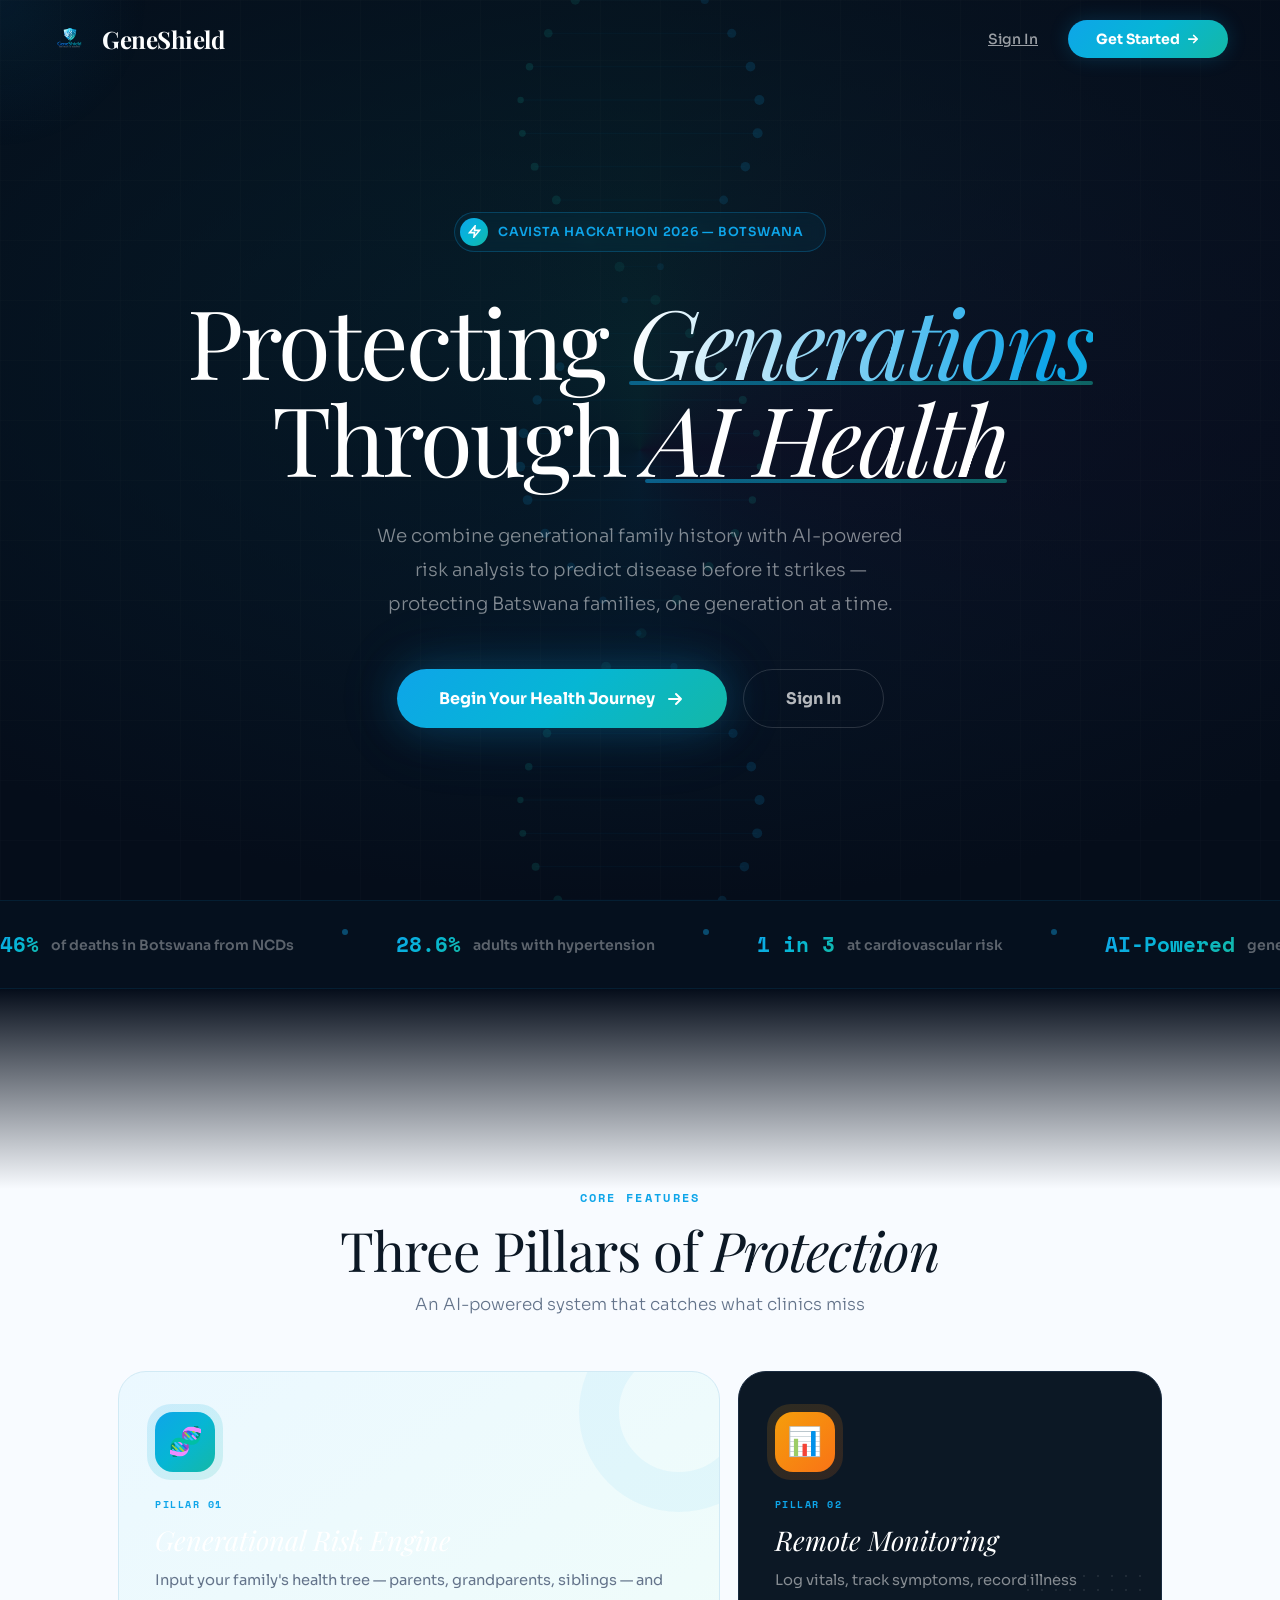
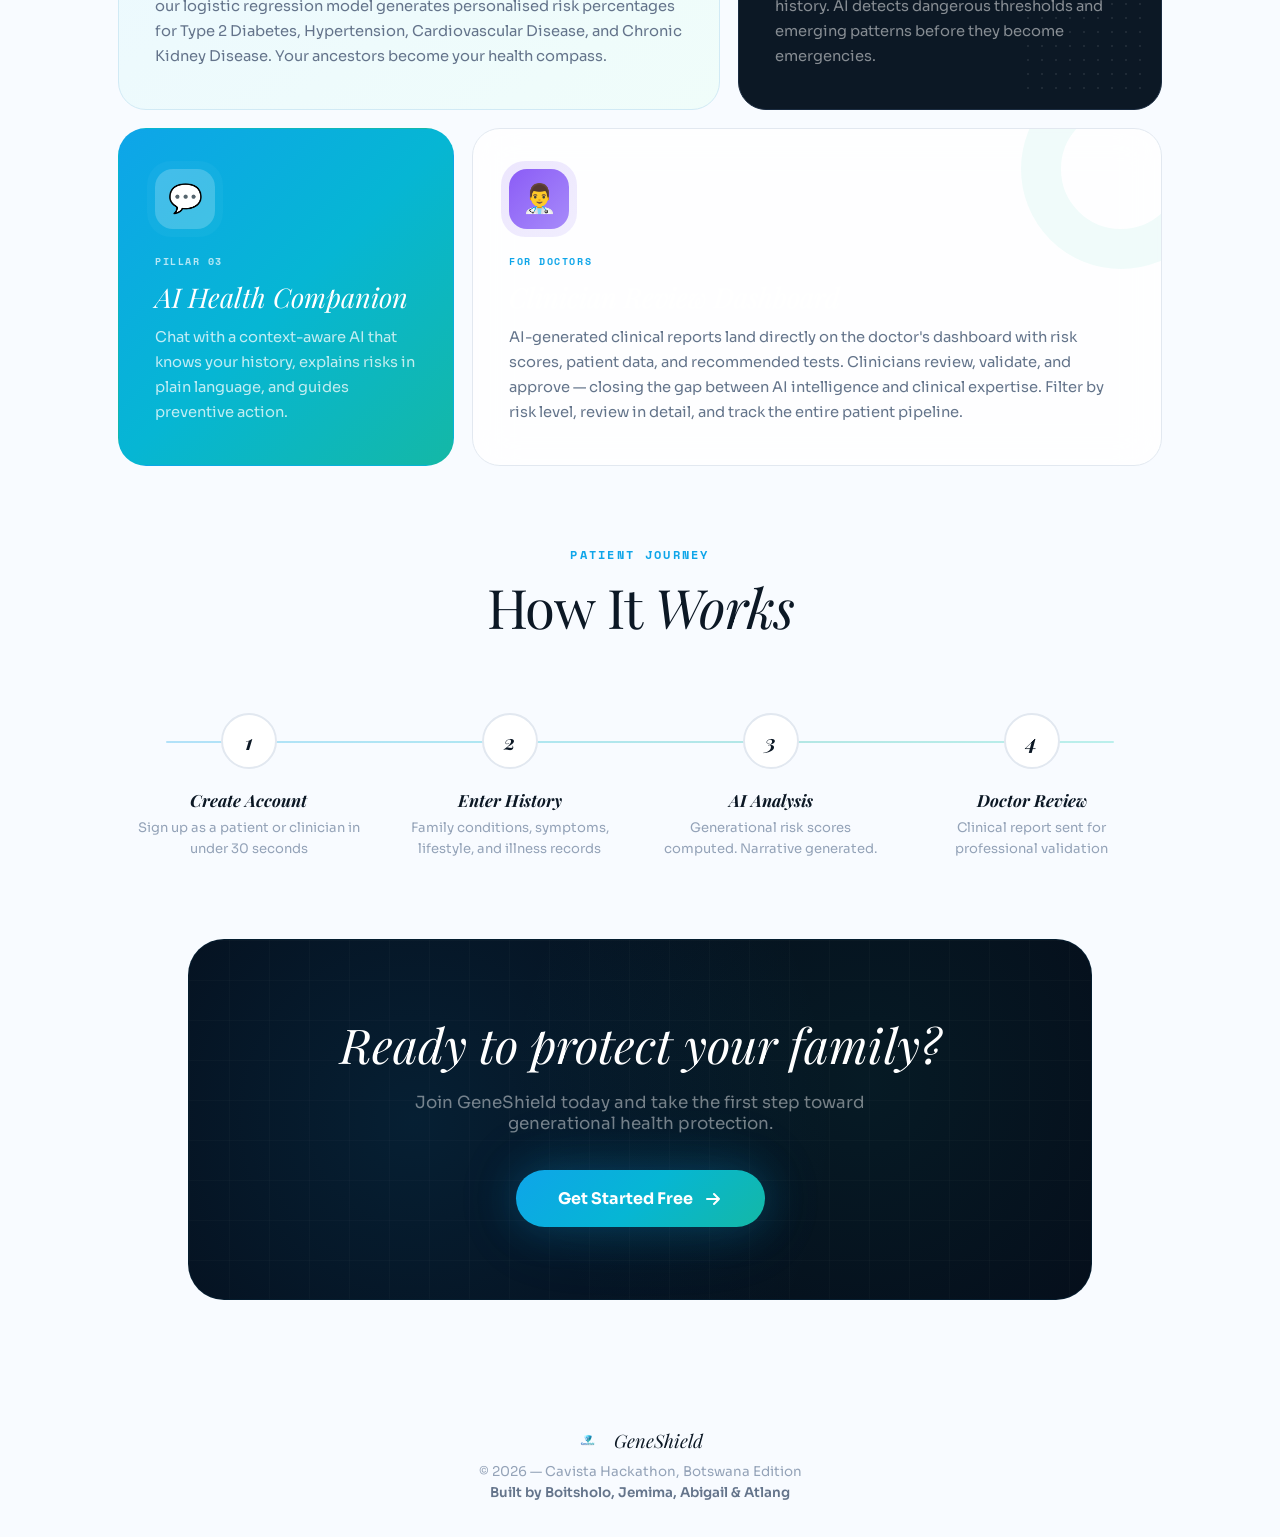
<file: index.html>
<!DOCTYPE html>
<html lang="en">
<head>
    <meta charset="UTF-8">
    <meta name="viewport" content="width=device-width, initial-scale=1.0">
    <title>GeneShield — Protecting Generations Through AI</title>
    <link href="https://fonts.googleapis.com/css2?family=Space+Mono:wght@400;700&family=Sora:wght@300;400;500;600;700;800&family=Playfair+Display:ital,wght@0,400;0,700;0,900;1,400;1,700&display=swap" rel="stylesheet">
    <style>
        *,*::before,*::after{margin:0;padding:0;box-sizing:border-box}
        :root {
            --c1:#0EA5E9;--c2:#06B6D4;--c3:#14B8A6;--c4:#2DD4BF;
            --dark:#050D1A;--dark2:#0A1628;--dark3:#0F1D32;
            --g1:linear-gradient(135deg,#0EA5E9,#06B6D4,#14B8A6);
            --g2:linear-gradient(135deg,#38BDF8,#2DD4BF);
            --g3:linear-gradient(160deg,#0EA5E9 0%,#8B5CF6 50%,#EC4899 100%);
            --serif:'Playfair Display',serif;
            --sans:'Sora',sans-serif;
            --mono:'Space Mono',monospace;
        }
        html{scroll-behavior:smooth;overflow-x:hidden}
        body{font-family:var(--sans);background:var(--dark);color:#fff;overflow-x:hidden;cursor:default}

        /* ═══ CUSTOM CURSOR GLOW ═══ */
        .cursor-glow{position:fixed;width:300px;height:300px;border-radius:50%;background:radial-gradient(circle,rgba(14,165,233,0.08) 0%,transparent 70%);pointer-events:none;z-index:9999;transform:translate(-50%,-50%);transition:opacity 0.3s}

        /* ═══ NAV ═══ */
        .nav{position:fixed;top:0;left:0;right:0;z-index:100;padding:20px 52px;display:flex;align-items:center;justify-content:space-between;transition:all 0.5s}
        .nav.solid{background:rgba(5,13,26,0.85);backdrop-filter:blur(24px);-webkit-backdrop-filter:blur(24px);border-bottom:1px solid rgba(14,165,233,0.1);padding:14px 52px}
        .nav-brand{display:flex;align-items:center;gap:14px}
        .nav-logo{width:44px;height:44px;border-radius:14px;background:var(--g1);display:flex;align-items:center;justify-content:center;box-shadow:0 0 30px rgba(14,165,233,0.3);position:relative;overflow:hidden}
        .nav-logo::after{content:'';position:absolute;inset:0;background:linear-gradient(135deg,rgba(255,255,255,0.2),transparent);border-radius:14px}
        .nav-logo svg{width:24px;height:24px;position:relative;z-index:1}
        .nav-wordmark{font-family:var(--serif);font-size:1.5rem;font-weight:700;letter-spacing:-0.02em;color:#fff}
        .nav-right{display:flex;align-items:center;gap:10px}
        .nav-link{padding:10px 20px;font-weight:500;font-size:.88rem;color:rgba(255,255,255,0.6);border-radius:100px;transition:all .3s}
        .nav-link:hover{color:#fff;background:rgba(255,255,255,0.06)}
        .nav-cta{padding:10px 28px;font-weight:700;font-size:.88rem;color:#fff;background:var(--g1);border:none;border-radius:100px;cursor:pointer;box-shadow:0 0 20px rgba(14,165,233,0.2);transition:all .35s;text-decoration:none;display:inline-flex;align-items:center;gap:6px}
        .nav-cta:hover{transform:translateY(-2px);box-shadow:0 0 35px rgba(14,165,233,0.4)}

        /* ═══ HERO — DARK, CINEMATIC ═══ */
        .hero{position:relative;min-height:100vh;display:flex;flex-direction:column;align-items:center;justify-content:center;padding:140px 48px 100px;text-align:center;overflow:hidden}

        /* Animated mesh gradient bg */
        .hero-bg{position:absolute;inset:0;z-index:0}
        .hero-bg::before{content:'';position:absolute;width:140%;height:140%;top:-20%;left:-20%;background:conic-gradient(from 180deg at 50% 50%,rgba(14,165,233,0.12) 0deg,rgba(6,182,212,0.08) 90deg,rgba(20,184,166,0.12) 180deg,rgba(139,92,246,0.06) 270deg,rgba(14,165,233,0.12) 360deg);animation:meshRotate 20s linear infinite}
        @keyframes meshRotate{to{transform:rotate(360deg)}}
        .hero-bg::after{content:'';position:absolute;inset:0;background:radial-gradient(ellipse 80% 60% at 50% 40%,transparent 0%,var(--dark) 100%)}

        /* DNA Helix Canvas */
        #dna-canvas{position:absolute;inset:0;z-index:1;pointer-events:none;opacity:0.5}

        /* Grid overlay */
        .hero-grid{position:absolute;inset:0;z-index:1;opacity:0.04;background-image:linear-gradient(rgba(255,255,255,0.3) 1px,transparent 1px),linear-gradient(90deg,rgba(255,255,255,0.3) 1px,transparent 1px);background-size:60px 60px}

        .hero-content{position:relative;z-index:10;max-width:920px}

        .hero-tag{display:inline-flex;align-items:center;gap:10px;padding:5px 5px 5px 5px;border:1px solid rgba(14,165,233,0.25);border-radius:100px;font-size:.78rem;font-weight:600;color:var(--c1);margin-bottom:40px;background:rgba(14,165,233,0.06);backdrop-filter:blur(8px);opacity:0;animation:slideUp .8s .2s forwards}
        .hero-tag-dot{width:28px;height:28px;border-radius:50%;background:var(--g1);display:flex;align-items:center;justify-content:center;animation:tagPulse 2s ease-in-out infinite}
        @keyframes tagPulse{0%,100%{box-shadow:0 0 0 0 rgba(14,165,233,0.3)}50%{box-shadow:0 0 0 10px rgba(14,165,233,0)}}
        .hero-tag span{padding-right:16px;letter-spacing:0.06em;text-transform:uppercase}

        .hero h1{font-family:var(--serif);font-weight:400;font-size:clamp(3rem,7.5vw,6rem);line-height:1.02;letter-spacing:-0.03em;opacity:0;animation:slideUp .8s .35s forwards}
        .hero h1 i{font-style:italic;position:relative;display:inline-block}
        .hero h1 i::after{content:'';position:absolute;bottom:4px;left:0;right:0;height:4px;background:var(--g1);border-radius:2px;opacity:0.5;transform:scaleX(0);animation:lineGrow .8s 1s forwards}
        @keyframes lineGrow{to{transform:scaleX(1)}}

        /* Shimmer text effect */
        .hero h1 .shimmer{background:linear-gradient(90deg,#fff 0%,var(--c1) 30%,var(--c4) 50%,var(--c1) 70%,#fff 100%);background-size:300% 100%;-webkit-background-clip:text;-webkit-text-fill-color:transparent;animation:shimmer 4s ease-in-out infinite}
        @keyframes shimmer{0%,100%{background-position:100% 0}50%{background-position:0% 0}}

        .hero-desc{font-size:1.15rem;color:rgba(255,255,255,0.5);max-width:540px;margin:32px auto 48px;line-height:1.85;font-weight:300;opacity:0;animation:slideUp .8s .5s forwards}

        .hero-actions{display:flex;gap:16px;justify-content:center;flex-wrap:wrap;opacity:0;animation:slideUp .8s .65s forwards}
        .btn-glow{padding:18px 42px;border-radius:100px;font-weight:700;font-size:1rem;cursor:pointer;border:none;display:inline-flex;align-items:center;gap:10px;text-decoration:none;transition:all .4s cubic-bezier(0.34,1.56,0.64,1)}
        .btn-glow-primary{background:var(--g1);color:#fff;box-shadow:0 0 40px rgba(14,165,233,0.25),0 0 80px rgba(14,165,233,0.1);position:relative;overflow:hidden}
        .btn-glow-primary::before{content:'';position:absolute;top:50%;left:50%;width:0;height:0;background:rgba(255,255,255,0.15);border-radius:50%;transition:all .5s;transform:translate(-50%,-50%)}
        .btn-glow-primary:hover::before{width:300px;height:300px}
        .btn-glow-primary:hover{transform:translateY(-3px);box-shadow:0 0 50px rgba(14,165,233,0.4),0 0 100px rgba(14,165,233,0.15)}
        .btn-glow-primary svg{transition:transform .3s}
        .btn-glow-primary:hover svg{transform:translateX(5px)}
        .btn-glow-ghost{background:transparent;color:rgba(255,255,255,0.7);border:1.5px solid rgba(255,255,255,0.15)}
        .btn-glow-ghost:hover{border-color:var(--c1);color:#fff;transform:translateY(-2px);background:rgba(14,165,233,0.06)}

        @keyframes slideUp{from{opacity:0;transform:translateY(40px)}to{opacity:1;transform:translateY(0)}}

        /* ═══ SCROLLING TICKER ═══ */
        .ticker{position:relative;z-index:10;overflow:hidden;padding:28px 0;border-top:1px solid rgba(14,165,233,0.1);border-bottom:1px solid rgba(14,165,233,0.1);background:rgba(14,165,233,0.02)}
        .ticker-track{display:flex;gap:48px;animation:tickerScroll 25s linear infinite;width:max-content}
        .ticker-item{display:flex;align-items:center;gap:12px;white-space:nowrap;font-size:.88rem;font-weight:600;color:rgba(255,255,255,0.35)}
        .ticker-item .num{font-family:var(--mono);font-size:1.3rem;background:var(--g1);-webkit-background-clip:text;-webkit-text-fill-color:transparent;font-weight:700}
        .ticker-dot{width:6px;height:6px;border-radius:50%;background:var(--c1);opacity:0.4}
        @keyframes tickerScroll{to{transform:translateX(-50%)}}

        /* ═══ TRANSITION TO LIGHT ═══ */
        .gradient-bridge{height:200px;background:linear-gradient(180deg,var(--dark) 0%,#F8FBFF 100%);position:relative;z-index:2}

        /* ═══ LIGHT SECTION ═══ */
        .light-section{background:#F8FBFF;position:relative;z-index:2;padding:0 0 80px}

        /* Bento Features */
        .bento{max-width:1140px;margin:0 auto;padding:0 48px}
        .sec-head{text-align:center;margin-bottom:56px}
        .sec-head .overline{font-family:var(--mono);font-size:.72rem;font-weight:700;letter-spacing:0.2em;text-transform:uppercase;color:var(--c1);margin-bottom:14px;display:block}
        .sec-head h2{font-family:var(--serif);font-size:clamp(2.2rem,4.5vw,3.4rem);font-weight:400;color:#0C1825;letter-spacing:-0.02em;line-height:1.1}
        .sec-head h2 i{font-style:italic}
        .sec-head p{color:#64748B;font-size:1.05rem;margin-top:14px;font-weight:300}

        .bento-grid{display:grid;grid-template-columns:repeat(12,1fr);gap:18px}
        .bc{border-radius:28px;padding:40px 36px;position:relative;overflow:hidden;transition:all .5s cubic-bezier(0.16,1,0.3,1);cursor:default;border:1px solid transparent}
        .bc:hover{transform:translateY(-8px)}

        .bc-7{grid-column:span 7}
        .bc-5{grid-column:span 5}
        .bc-4{grid-column:span 4}
        .bc-8{grid-column:span 8}

        .bc-blue{background:linear-gradient(145deg,#EBF8FF,#F0FDFA);border-color:#D1EAF5}
        .bc-blue:hover{box-shadow:0 20px 60px rgba(14,165,233,0.12);border-color:rgba(14,165,233,0.2)}
        .bc-dark{background:#0C1825;color:#fff;border-color:#1A2B40}
        .bc-dark:hover{box-shadow:0 20px 60px rgba(0,0,0,0.3);border-color:rgba(14,165,233,0.3)}
        .bc-dark .bc-desc{color:rgba(255,255,255,0.5)}
        .bc-dark .bc-overline{color:var(--c1)}
        .bc-glass{background:rgba(255,255,255,0.8);backdrop-filter:blur(20px);border-color:#E2E8F0}
        .bc-glass:hover{box-shadow:0 20px 60px rgba(14,165,233,0.08);border-color:rgba(14,165,233,0.15)}
        .bc-gradient{background:var(--g1);color:#fff;border-color:transparent}
        .bc-gradient:hover{box-shadow:0 20px 60px rgba(14,165,233,0.3)}
        .bc-gradient .bc-desc{color:rgba(255,255,255,0.75)}

        .bc-icon{width:60px;height:60px;border-radius:18px;display:flex;align-items:center;justify-content:center;margin-bottom:24px;font-size:28px;position:relative}
        .bc-icon::after{content:'';position:absolute;inset:-8px;border-radius:24px;background:inherit;opacity:0.15;z-index:-1}
        .bci-blue{background:var(--g1);color:#fff}
        .bci-amber{background:linear-gradient(135deg,#F59E0B,#F97316);color:#fff}
        .bci-purple{background:linear-gradient(135deg,#8B5CF6,#A78BFA);color:#fff}
        .bci-emerald{background:linear-gradient(135deg,#10B981,#34D399);color:#fff}

        .bc-overline{font-family:var(--mono);font-size:.65rem;font-weight:700;letter-spacing:0.15em;text-transform:uppercase;color:var(--c1);margin-bottom:12px;display:block}
        .bc-title{font-family:var(--serif);font-size:1.7rem;font-weight:400;font-style:italic;margin-bottom:12px;line-height:1.2}
        .bc-desc{font-size:.92rem;color:#64748B;line-height:1.7}

        /* Decorative elements inside cards */
        .bc-deco{position:absolute;pointer-events:none;opacity:0.06}
        .bc-deco-circle{width:200px;height:200px;border-radius:50%;border:40px solid currentColor;top:-60px;right:-60px}
        .bc-deco-dots{width:120px;height:120px;bottom:20px;right:20px;background-image:radial-gradient(circle,currentColor 1.5px,transparent 1.5px);background-size:14px 14px;opacity:0.08}

        /* ═══ STEPS ═══ */
        .steps{max-width:1140px;margin:80px auto 0;padding:0 48px}
        .steps-grid{display:grid;grid-template-columns:repeat(4,1fr);gap:0;position:relative}
        .steps-grid::before{content:'';position:absolute;top:48px;left:48px;right:48px;height:2px;background:linear-gradient(90deg,var(--c1),var(--c2),var(--c3),var(--c4));border-radius:2px;opacity:0.3}
        .step{text-align:center;padding:0 16px;position:relative}
        .step-circle{width:56px;height:56px;border-radius:50%;background:#fff;border:2px solid #E2E8F0;display:flex;align-items:center;justify-content:center;margin:20px auto 20px;font-family:var(--serif);font-size:1.3rem;font-weight:700;font-style:italic;color:#0C1825;transition:all .4s;position:relative;z-index:2}
        .step:hover .step-circle{background:var(--g1);color:#fff;border-color:transparent;box-shadow:0 0 30px rgba(14,165,233,0.3);transform:scale(1.1)}
        .step h4{font-family:var(--serif);font-size:1.05rem;font-style:italic;color:#0C1825;margin-bottom:6px}
        .step p{font-size:.82rem;color:#94A3B8;line-height:1.6}

        /* ═══ CTA ═══ */
        .cta-wrap{max-width:1000px;margin:80px auto 0;padding:0 48px}
        .cta-box{background:var(--dark);border-radius:36px;padding:72px 56px;text-align:center;position:relative;overflow:hidden;border:1px solid rgba(14,165,233,0.1)}
        .cta-box::before{content:'';position:absolute;inset:0;background:radial-gradient(circle at 25% 50%,rgba(14,165,233,0.12) 0%,transparent 60%),radial-gradient(circle at 75% 40%,rgba(20,184,166,0.08) 0%,transparent 50%)}
        .cta-box::after{content:'';position:absolute;inset:0;background-image:linear-gradient(rgba(255,255,255,0.02) 1px,transparent 1px),linear-gradient(90deg,rgba(255,255,255,0.02) 1px,transparent 1px);background-size:40px 40px}
        .cta-box h2{font-family:var(--serif);font-size:clamp(2rem,4vw,3rem);font-weight:400;font-style:italic;color:#fff;position:relative;z-index:1;margin-bottom:16px}
        .cta-box p{color:rgba(255,255,255,0.45);font-size:1.05rem;position:relative;z-index:1;margin-bottom:36px;max-width:500px;margin-left:auto;margin-right:auto}
        .cta-box .btn-glow-primary{position:relative;z-index:1}

        /* ═══ FOOTER ═══ */
        .footer{text-align:center;padding:48px 48px 36px;background:#F8FBFF;color:#94A3B8;font-size:.84rem}
        .footer-brand{display:flex;align-items:center;justify-content:center;gap:10px;margin-bottom:10px}
        .footer-brand .fl{width:28px;height:28px;border-radius:9px;background:var(--g1);display:flex;align-items:center;justify-content:center}
        .footer-brand span{font-family:var(--serif);font-style:italic;font-size:1.15rem;color:#0C1825}
        .footer-team{font-weight:600;color:#64748B;margin-top:4px}

        /* ═══ REVEAL ═══ */
        .reveal{opacity:0;transform:translateY(50px);transition:all .8s cubic-bezier(0.16,1,0.3,1)}
        .reveal.show{opacity:1;transform:translateY(0)}
        .reveal-d1{transition-delay:.08s}.reveal-d2{transition-delay:.16s}.reveal-d3{transition-delay:.24s}.reveal-d4{transition-delay:.32s}

        /* ═══ RESPONSIVE ═══ */
        @media(max-width:900px){
            .bento-grid{grid-template-columns:1fr}
            .bc-7,.bc-5,.bc-4,.bc-8{grid-column:span 1}
            .steps-grid{grid-template-columns:1fr 1fr;gap:24px}
            .steps-grid::before{display:none}
        }
        @media(max-width:768px){
            .nav{padding:14px 20px}.nav.solid{padding:10px 20px}
            .nav-right .nav-link{display:none}
            .hero{padding:120px 20px 70px}
            .hero h1{font-size:2.8rem}
            .hero-desc{font-size:1rem}
            .hero-actions{flex-direction:column;width:100%}
            .btn-glow{width:100%;justify-content:center}
            .bento,.steps,.cta-wrap{padding:0 20px}
            .sec-head h2{font-size:2rem}
            .cta-box{padding:44px 24px;border-radius:24px}
            .footer{padding:32px 20px}
            .steps-grid{grid-template-columns:1fr}
        }
    </style>
</head>
<body>
    <div class="cursor-glow" id="glow"></div>
    <canvas id="dna-canvas"></canvas>

    <nav class="nav" id="nav">
        <div class="nav-brand">
            <img src="logo GeneSheild" alt="GeneShield" class="nav-logo-img" style="height:36px;width:36px;border-radius:50%;object-fit:cover;">
            <span class="nav-wordmark">GeneShield</span>
        </div>
        <div class="nav-right">
            <a href="login.html" class="nav-link">Sign In</a>
            <a href="signup.html" class="nav-cta">Get Started <svg width="14" height="14" viewBox="0 0 20 20" fill="none"><path d="M4 10H16M16 10L11 5M16 10L11 15" stroke="currentColor" stroke-width="2.5" stroke-linecap="round"/></svg></a>
        </div>
    </nav>

    <section class="hero">
        <div class="hero-bg"></div>
        <div class="hero-grid"></div>
        <div class="hero-content">
            <div class="hero-tag"><div class="hero-tag-dot"><svg width="13" height="13" viewBox="0 0 24 24" fill="none" stroke="#fff" stroke-width="3"><path d="M13 2L3 14h9l-1 8 10-12h-9l1-8z"/></svg></div><span>Cavista Hackathon 2026 — Botswana</span></div>
            <h1>Protecting <i class="shimmer">Generations</i><br>Through <i>AI Health</i></h1>
            <p class="hero-desc">We combine generational family history with AI-powered risk analysis to predict disease before it strikes — protecting Batswana families, one generation at a time.</p>
            <div class="hero-actions">
                <a href="signup.html" class="btn-glow btn-glow-primary">Begin Your Health Journey <svg width="20" height="20" viewBox="0 0 20 20" fill="none"><path d="M4 10H16M16 10L11 5M16 10L11 15" stroke="currentColor" stroke-width="2" stroke-linecap="round"/></svg></a>
                <a href="login.html" class="btn-glow btn-glow-ghost">Sign In</a>
            </div>
        </div>
    </section>

    <div class="ticker">
        <div class="ticker-track" id="ticker">
            <div class="ticker-item"><span class="num">46%</span> of deaths in Botswana from NCDs</div><div class="ticker-dot"></div>
            <div class="ticker-item"><span class="num">28.6%</span> adults with hypertension</div><div class="ticker-dot"></div>
            <div class="ticker-item"><span class="num">1 in 3</span> at cardiovascular risk</div><div class="ticker-dot"></div>
            <div class="ticker-item"><span class="num">AI-Powered</span> generational risk engine</div><div class="ticker-dot"></div>
            <div class="ticker-item"><span class="num">Real-Time</span> remote health monitoring</div><div class="ticker-dot"></div>
            <div class="ticker-item"><span class="num">Clinician</span> validated reports</div><div class="ticker-dot"></div>
            <!-- duplicated for seamless loop -->
            <div class="ticker-item"><span class="num">46%</span> of deaths in Botswana from NCDs</div><div class="ticker-dot"></div>
            <div class="ticker-item"><span class="num">28.6%</span> adults with hypertension</div><div class="ticker-dot"></div>
            <div class="ticker-item"><span class="num">1 in 3</span> at cardiovascular risk</div><div class="ticker-dot"></div>
            <div class="ticker-item"><span class="num">AI-Powered</span> generational risk engine</div><div class="ticker-dot"></div>
            <div class="ticker-item"><span class="num">Real-Time</span> remote health monitoring</div><div class="ticker-dot"></div>
            <div class="ticker-item"><span class="num">Clinician</span> validated reports</div><div class="ticker-dot"></div>
        </div>
    </div>

    <div class="gradient-bridge"></div>

    <section class="light-section">
        <div class="bento">
            <div class="sec-head reveal">
                <span class="overline">Core Features</span>
                <h2>Three Pillars of <i>Protection</i></h2>
                <p>An AI-powered system that catches what clinics miss</p>
            </div>
            <div class="bento-grid">
                <div class="bc bc-7 bc-blue reveal">
                    <div class="bc-deco bc-deco-circle" style="color:var(--c1)"></div>
                    <div class="bc-icon bci-blue">🧬</div>
                    <span class="bc-overline">Pillar 01</span>
                    <div class="bc-title">Generational Risk Engine</div>
                    <div class="bc-desc">Input your family's health tree — parents, grandparents, siblings — and our logistic regression model generates personalised risk percentages for Type 2 Diabetes, Hypertension, Cardiovascular Disease, and Chronic Kidney Disease. Your ancestors become your health compass.</div>
                </div>
                <div class="bc bc-5 bc-dark reveal reveal-d1">
                    <div class="bc-deco bc-deco-dots" style="color:#fff"></div>
                    <div class="bc-icon bci-amber">📊</div>
                    <span class="bc-overline">Pillar 02</span>
                    <div class="bc-title">Remote Monitoring</div>
                    <div class="bc-desc">Log vitals, track symptoms, record illness history. AI detects dangerous thresholds and emerging patterns before they become emergencies.</div>
                </div>
                <div class="bc bc-4 bc-gradient reveal reveal-d2">
                    <div class="bc-icon" style="background:rgba(255,255,255,0.2);color:#fff">💬</div>
                    <span class="bc-overline" style="color:rgba(255,255,255,0.7)">Pillar 03</span>
                    <div class="bc-title">AI Health Companion</div>
                    <div class="bc-desc">Chat with a context-aware AI that knows your history, explains risks in plain language, and guides preventive action.</div>
                </div>
                <div class="bc bc-8 bc-glass reveal reveal-d3">
                    <div class="bc-deco bc-deco-circle" style="color:var(--c3)"></div>
                    <div class="bc-icon bci-purple">👨‍⚕️</div>
                    <span class="bc-overline">For Doctors</span>
                    <div class="bc-title">Clinician Review Dashboard</div>
                    <div class="bc-desc">AI-generated clinical reports land directly on the doctor's dashboard with risk scores, patient data, and recommended tests. Clinicians review, validate, and approve — closing the gap between AI intelligence and clinical expertise. Filter by risk level, review in detail, and track the entire patient pipeline.</div>
                </div>
            </div>
        </div>

        <div class="steps">
            <div class="sec-head reveal">
                <span class="overline">Patient Journey</span>
                <h2>How It <i>Works</i></h2>
            </div>
            <div class="steps-grid reveal">
                <div class="step"><div class="step-circle">1</div><h4>Create Account</h4><p>Sign up as a patient or clinician in under 30 seconds</p></div>
                <div class="step"><div class="step-circle">2</div><h4>Enter History</h4><p>Family conditions, symptoms, lifestyle, and illness records</p></div>
                <div class="step"><div class="step-circle">3</div><h4>AI Analysis</h4><p>Generational risk scores computed. Narrative generated.</p></div>
                <div class="step"><div class="step-circle">4</div><h4>Doctor Review</h4><p>Clinical report sent for professional validation</p></div>
            </div>
        </div>

        <div class="cta-wrap reveal">
            <div class="cta-box">
                <h2>Ready to protect <i>your</i> family?</h2>
                <p>Join GeneShield today and take the first step toward generational health protection.</p>
                <a href="signup.html" class="btn-glow btn-glow-primary">Get Started Free <svg width="20" height="20" viewBox="0 0 20 20" fill="none"><path d="M4 10H16M16 10L11 5M16 10L11 15" stroke="currentColor" stroke-width="2" stroke-linecap="round"/></svg></a>
            </div>
        </div>
    </section>

    <footer class="footer">
        <div class="footer-brand"><img src="logo GeneSheild" alt="GeneShield" style="height:20px;width:20px;border-radius:50%;object-fit:cover;vertical-align:middle;margin-right:6px;"><span>GeneShield</span></div>
        <p>&copy; 2026 — Cavista Hackathon, Botswana Edition</p>
        <p class="footer-team">Built by Boitsholo, Jemima, Abigail & Atlang</p>
    </footer>

    <script>
        // ═══ Cursor Glow ═══
        const glow=document.getElementById('glow');
        document.addEventListener('mousemove',e=>{glow.style.left=e.clientX+'px';glow.style.top=e.clientY+'px'});

        // ═══ DNA Helix Canvas ═══
        const c=document.getElementById('dna-canvas'),x=c.getContext('2d');
        function rz(){c.width=innerWidth;c.height=innerHeight}rz();addEventListener('resize',rz);
        let t=0;
        function drawDNA(){
            x.clearRect(0,0,c.width,c.height);
            const cx=c.width/2,pts=28,sp=c.height/(pts-1);
            for(let i=0;i<pts;i++){
                const y=i*sp,ph=t+i*0.3;
                const x1=cx+Math.sin(ph)*120,x2=cx+Math.sin(ph+Math.PI)*120;
                const a=0.15+Math.abs(Math.sin(ph))*0.15;
                // Connecting lines
                x.beginPath();x.moveTo(x1,y);x.lineTo(x2,y);
                x.strokeStyle=`rgba(14,165,233,${a*0.3})`;x.lineWidth=1;x.stroke();
                // Dots
                x.beginPath();x.arc(x1,y,3+Math.abs(Math.sin(ph))*2,0,Math.PI*2);
                x.fillStyle=`rgba(14,165,233,${a})`;x.fill();
                x.beginPath();x.arc(x2,y,3+Math.abs(Math.cos(ph))*2,0,Math.PI*2);
                x.fillStyle=`rgba(20,184,166,${a})`;x.fill();
            }
            t+=0.015;requestAnimationFrame(drawDNA);
        }
        drawDNA();

        // ═══ Scroll Nav ═══
        addEventListener('scroll',()=>document.getElementById('nav').classList.toggle('solid',scrollY>60));

        // ═══ Reveal ═══
        const obs=new IntersectionObserver(es=>es.forEach(e=>{if(e.isIntersecting)e.target.classList.add('show')}),{threshold:0.12});
        document.querySelectorAll('.reveal').forEach(el=>obs.observe(el));
    </script>
</body>
</html>
</file>
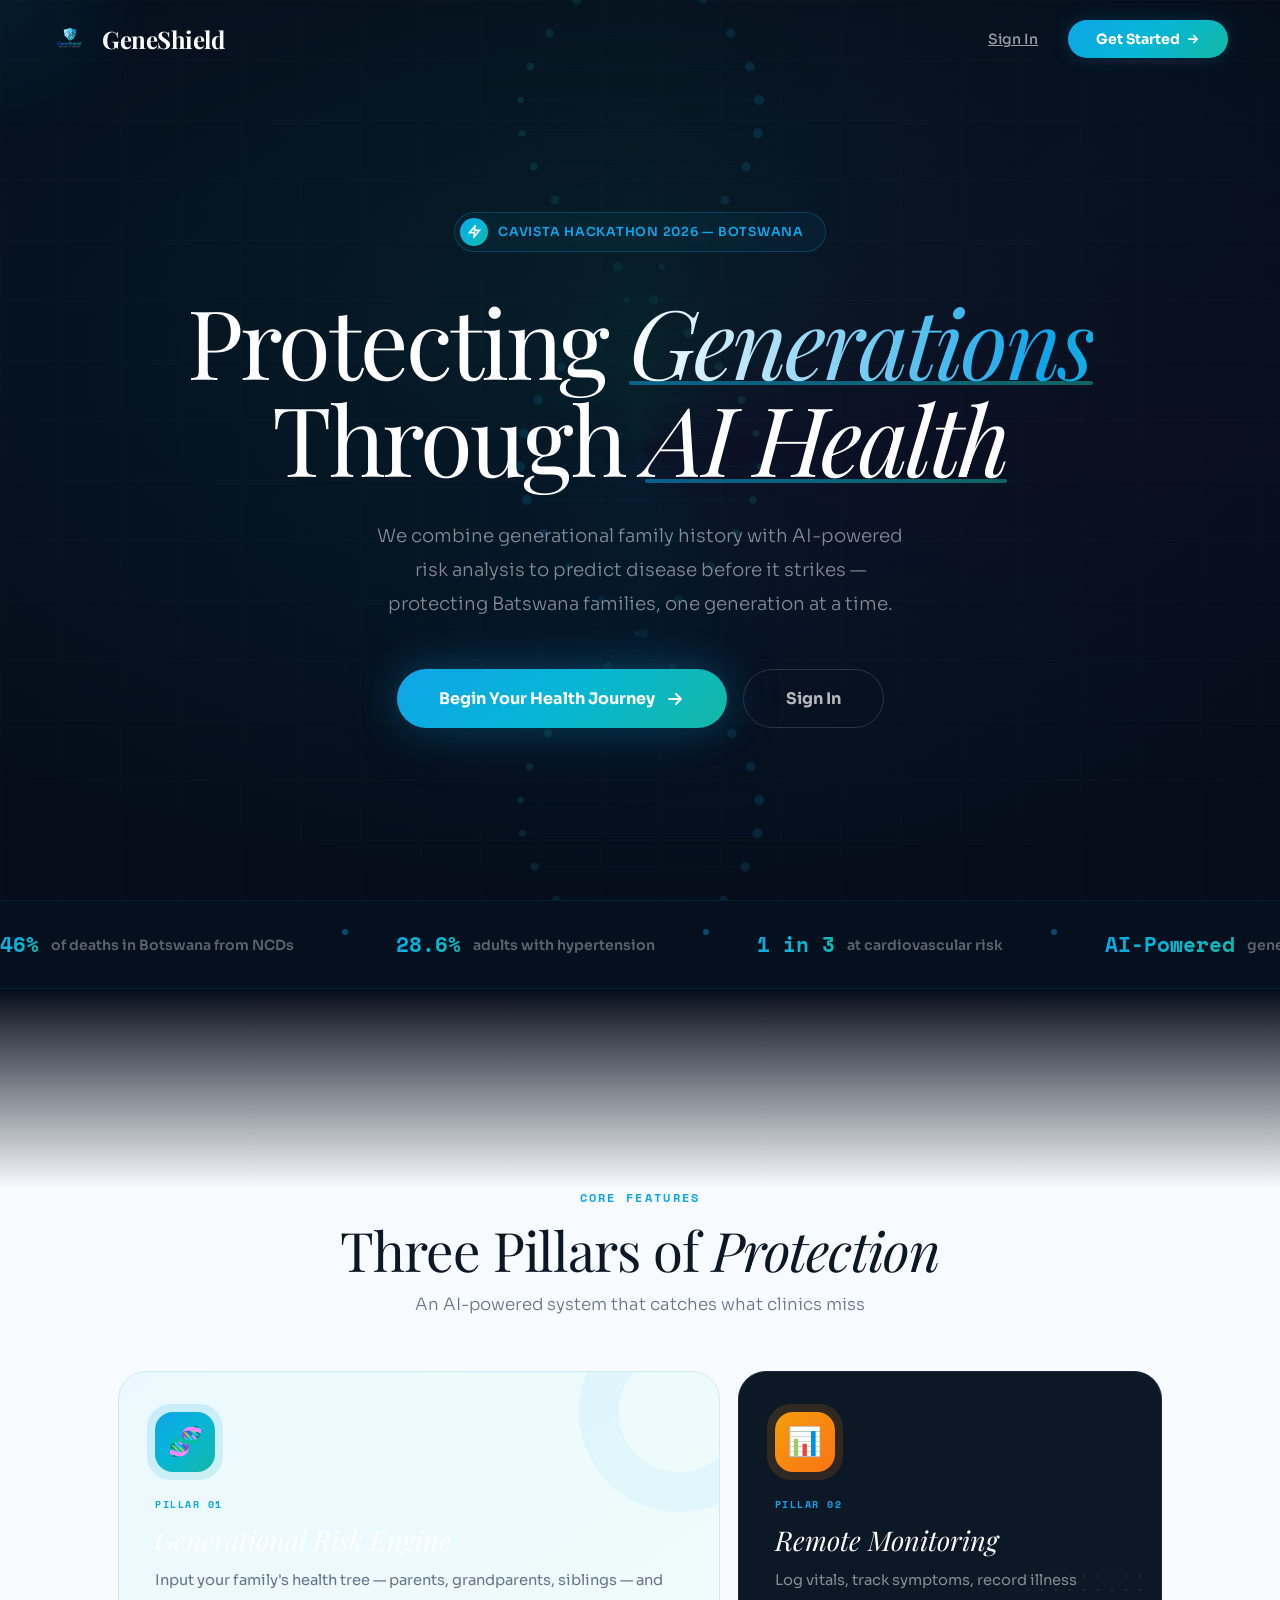
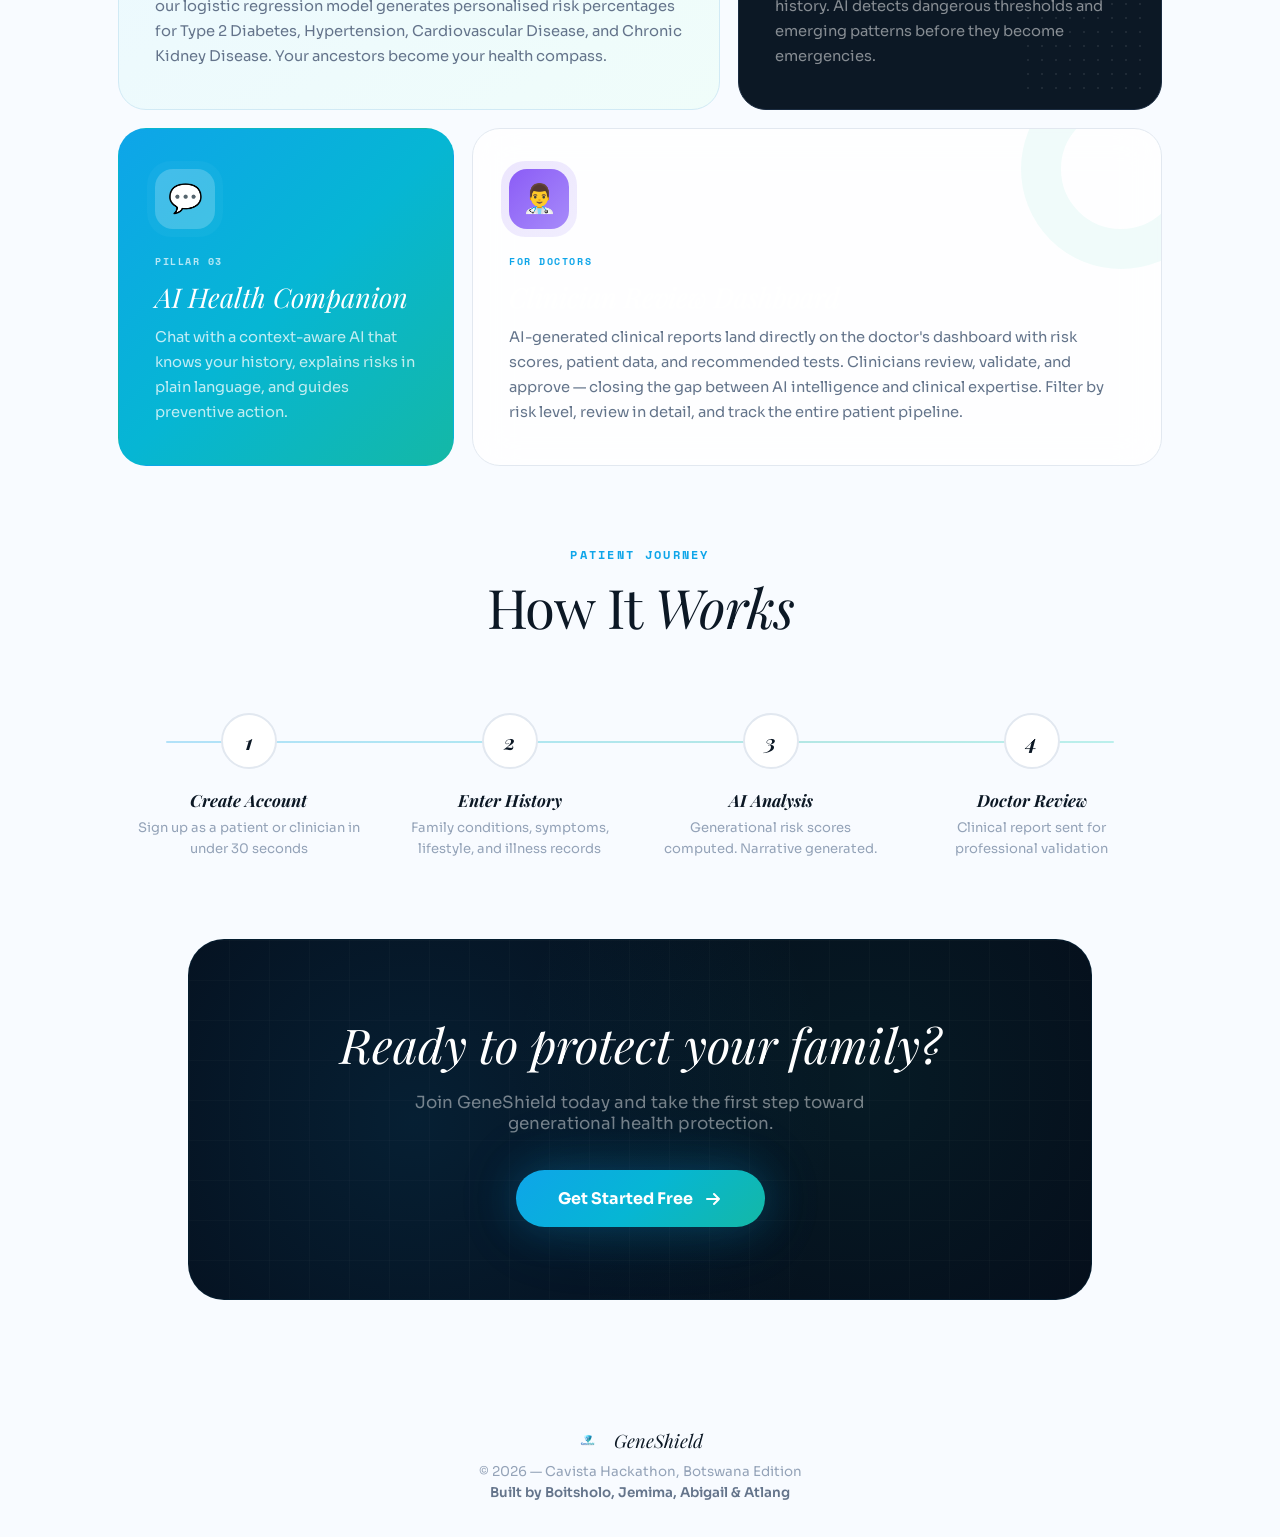
<file: landing.html>
<!DOCTYPE html>
<html lang="en">
<head>
  <meta charset="UTF-8">
  <meta http-equiv="refresh" content="0; url=index.html">
  <title>GeneShield</title>
</head>
<body>
  <script>window.location.href = "index.html";</script>
</body>
</html>
</file>
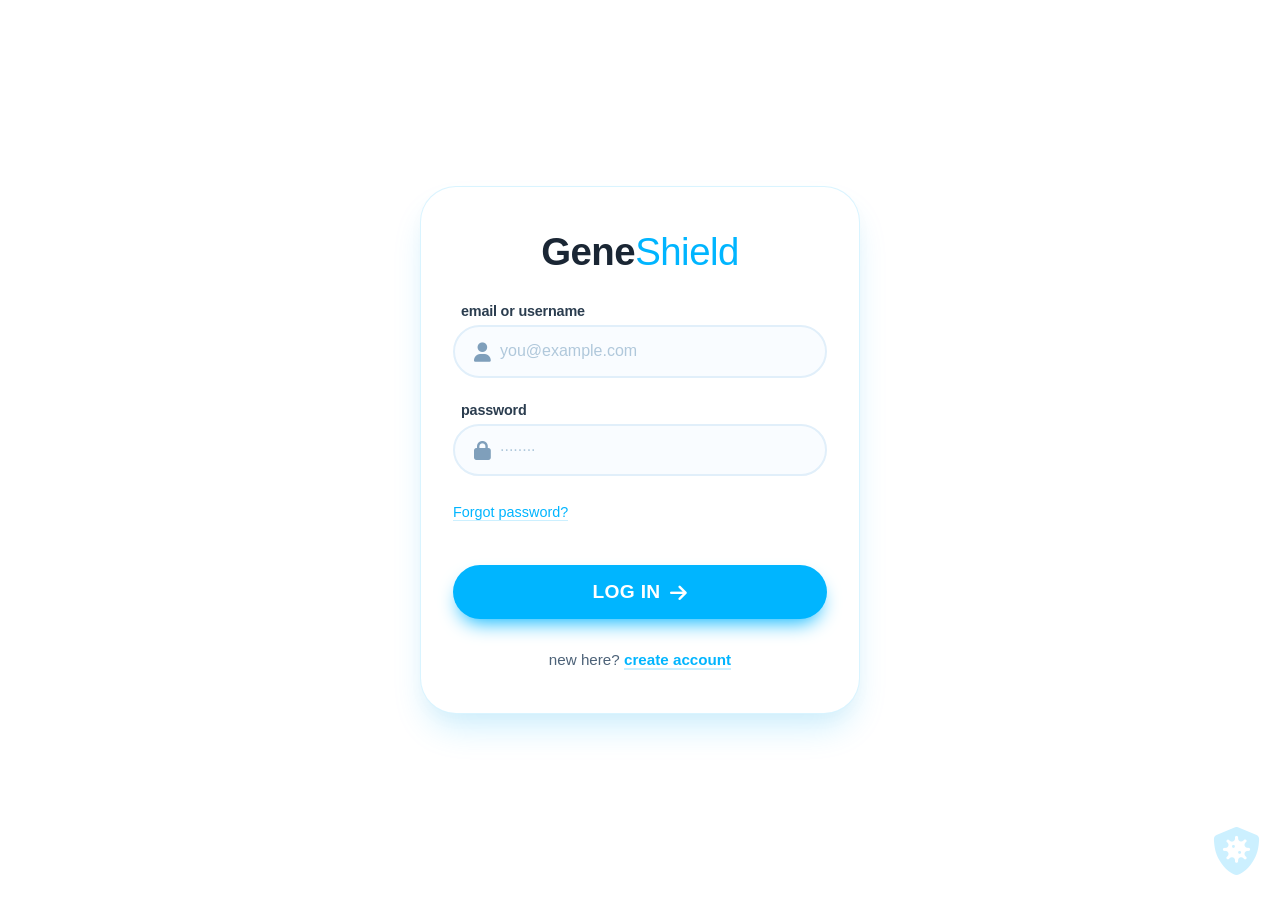
<file: login.html>
<!DOCTYPE html>
<html lang="en">
<head>
  <meta charset="UTF-8">
  <meta name="viewport" content="width=device-width, initial-scale=1.0">
  <title>GeneShiled · log in</title>
  <!-- Font Awesome for icons (optional but clean) -->
  <link rel="stylesheet" href="https://cdnjs.cloudflare.com/ajax/libs/font-awesome/6.0.0-beta3/css/all.min.css">
  <style>
    * {
      margin: 0;
      padding: 0;
      box-sizing: border-box;
    }

    body {
      background-color: #ffffff;        /* white base */
      font-family: 'Inter', -apple-system, BlinkMacSystemFont, 'Segoe UI', Roboto, Helvetica, Arial, sans-serif;
      min-height: 100vh;
      display: flex;
      align-items: center;
      justify-content: center;
      padding: 1.5rem;
    }

    /* simple card – white with #00b5ff accents */
    .login-container {
      background: white;
      width: 100%;
      max-width: 440px;
      padding: 2.5rem 2rem 2.8rem 2rem;
      border-radius: 36px;
      box-shadow: 0 20px 35px -8px rgba(0, 181, 255, 0.2),    /* #00b5ff shadow */
                  0 8px 18px rgba(0,0,0,0.02);
      border: 1px solid rgba(0, 181, 255, 0.15);
      text-align: center;
      transition: transform 0.2s ease;
    }

    .login-container:hover {
      transform: scale(1.01);
      box-shadow: 0 28px 40px -12px rgba(0, 181, 255, 0.3);
    }

    /* GeneShiled branding — #00b5ff used everywhere */
    .logo {
      margin-bottom: 1.8rem;
    }

    .logo i {
      font-size: 3.8rem;
      color: #00b5ff;                /* primary blue */
      filter: drop-shadow(0 6px 10px rgba(0, 181, 255, 0.2));
    }

    .logo h1 {
      font-size: 2.4rem;
      font-weight: 600;
      letter-spacing: -0.5px;
      color: #1a2634;
      margin-top: 0.2rem;
    }

    .logo span {
      color: #00b5ff;                /* blue accent */
      font-weight: 500;
    }

    .sub-head {
      color: #4a5b6b;
      font-size: 0.95rem;
      margin-bottom: 2rem;
      display: flex;
      align-items: center;
      justify-content: center;
      gap: 8px;
      background: #f2f9ff;           /* very light blue tint */
      padding: 0.5rem 1.2rem;
      border-radius: 60px;
      width: fit-content;
      margin-left: auto;
      margin-right: auto;
      border: 1px solid rgba(0, 181, 255, 0.2);
    }

    .sub-head i {
      color: #00b5ff;
    }

    /* form */
    .login-form {
      display: flex;
      flex-direction: column;
      gap: 1.5rem;
      margin-top: 1.5rem;
    }

    .input-group {
      text-align: left;
    }

    .input-group label {
      display: block;
      font-size: 0.9rem;
      font-weight: 600;
      margin-bottom: 0.4rem;
      margin-left: 0.5rem;
      color: #2b3d4f;
      letter-spacing: -0.2px;
    }

    .input-wrapper {
      display: flex;
      align-items: center;
      background: #f9fcff;
      border: 2px solid #e1effa;
      border-radius: 60px;
      padding: 0.75rem 1.2rem;
      transition: all 0.15s ease;
    }

    .input-wrapper:focus-within {
      border-color: #00b5ff;               /* blue focus */
      background: #ffffff;
      box-shadow: 0 0 0 4px rgba(0, 181, 255, 0.15);
    }

    .input-wrapper i {
      color: #7f9fbb;
      font-size: 1.2rem;
      width: 28px;
      transition: color 0.15s;
    }

    .input-wrapper:focus-within i {
      color: #00b5ff;                       /* icon turns blue */
    }

    .input-wrapper input {
      border: none;
      background: transparent;
      width: 100%;
      font-size: 1rem;
      padding: 0.2rem 0;
      outline: none;
      color: #1f2c38;
    }

    .input-wrapper input::placeholder {
      color: #b0c8db;
      font-weight: 300;
    }

    /* simple options row */
    .options-row {
      display: flex;
      justify-content: space-between;
      align-items: center;
      font-size: 0.9rem;
      margin: 0.2rem 0 0.5rem;
    }

    .remember {
      display: flex;
      align-items: center;
      gap: 0.4rem;
      color: #2e4d6a;
      cursor: pointer;
    }

    .remember input[type="checkbox"] {
      accent-color: #00b5ff;                /* blue checkbox */
      width: 18px;
      height: 18px;
      margin: 0;
    }

    .forgot-link {
      color: #00b5ff;
      text-decoration: none;
      font-weight: 500;
      border-bottom: 1px solid rgba(0, 181, 255, 0.2);
    }

    .forgot-link:hover {
      color: #0080c0;
      border-bottom-color: #00b5ff;
    }

    /* primary button — filled #00b5ff */
    .login-btn {
      background: #00b5ff;
      border: none;
      border-radius: 60px;
      padding: 1rem 1.8rem;
      font-size: 1.2rem;
      font-weight: 600;
      color: white;
      letter-spacing: 0.3px;
      cursor: pointer;
      transition: all 0.2s ease;
      box-shadow: 0 10px 20px -7px #00b5ff;
      display: flex;
      align-items: center;
      justify-content: center;
      gap: 0.6rem;
      margin-top: 0.8rem;
    }

    .login-btn:hover {
      background: #0099dd;
      transform: scale(1.02);
      box-shadow: 0 16px 24px -8px #00b5ff;
    }

    .login-btn i {
      font-size: 1.2rem;
    }

    .signup-text {
      margin-top: 2rem;
      color: #4d6278;
      font-size: 0.95rem;
    }

    .signup-text a {
      color: #00b5ff;
      font-weight: 600;
      text-decoration: none;
      border-bottom: 2px solid rgba(0, 181, 255, 0.2);
    }

    .signup-text a:hover {
      color: #007bb5;
      border-bottom-color: #00b5ff;
    }

    /* tiny footer note */
    .theme-note {
      margin-top: 2rem;
      font-size: 0.8rem;
      color: #9cb1c5;
      display: flex;
      align-items: center;
      justify-content: center;
      gap: 6px;
      border-top: 1px solid rgba(0, 181, 255, 0.2);
      padding-top: 1.2rem;
    }

    .theme-note i {
      color: #00b5ff;
    }

    /* remove extra style from previous, keep minimal */
    hr {
      display: none;
    }
  </style>
</head>
<body>
  <div class="login-container">
    <!-- GeneShiled logo with #00b5ff -->
    <div class="logo">
      
      <h1>Gene<span>Shield</span></h1>
    </div>

    <!-- simple login form -->
    <form class="login-form" action="#" method="post">
      <div class="input-group">
        <label for="email">email or username</label>
        <div class="input-wrapper">
          <i class="fas fa-user"></i>
          <input type="text" id="email" placeholder="you@example.com" autocomplete="username">
        </div>
      </div>

      <div class="input-group">
        <label for="password">password</label>
        <div class="input-wrapper">
          <i class="fas fa-lock"></i>
          <input type="password" id="password" placeholder="········" autocomplete="current-password">
        </div>
      </div>

      <div class="options-row">
        <a href="#" class="forgot-link">Forgot password?</a>
      </div>

      <button type="submit" class="login-btn">
        <span>LOG IN</span>
        <i class="fas fa-arrow-right"></i>
      </button>
    </form>

    <div class="signup-text">
      new here? <a href="#">create account</a>
    </div>

   
  </div>

  <!-- (optional) very subtle background hint of blue, but stays white-dominant -->
  <div style="position: fixed; bottom: 20px; right: 20px; opacity: 0.2; pointer-events: none; font-size: 3rem; color: #00b5ff;"> 
    <i class="fas fa-shield-virus"></i>
  </div>
</body>
</html>
</file>
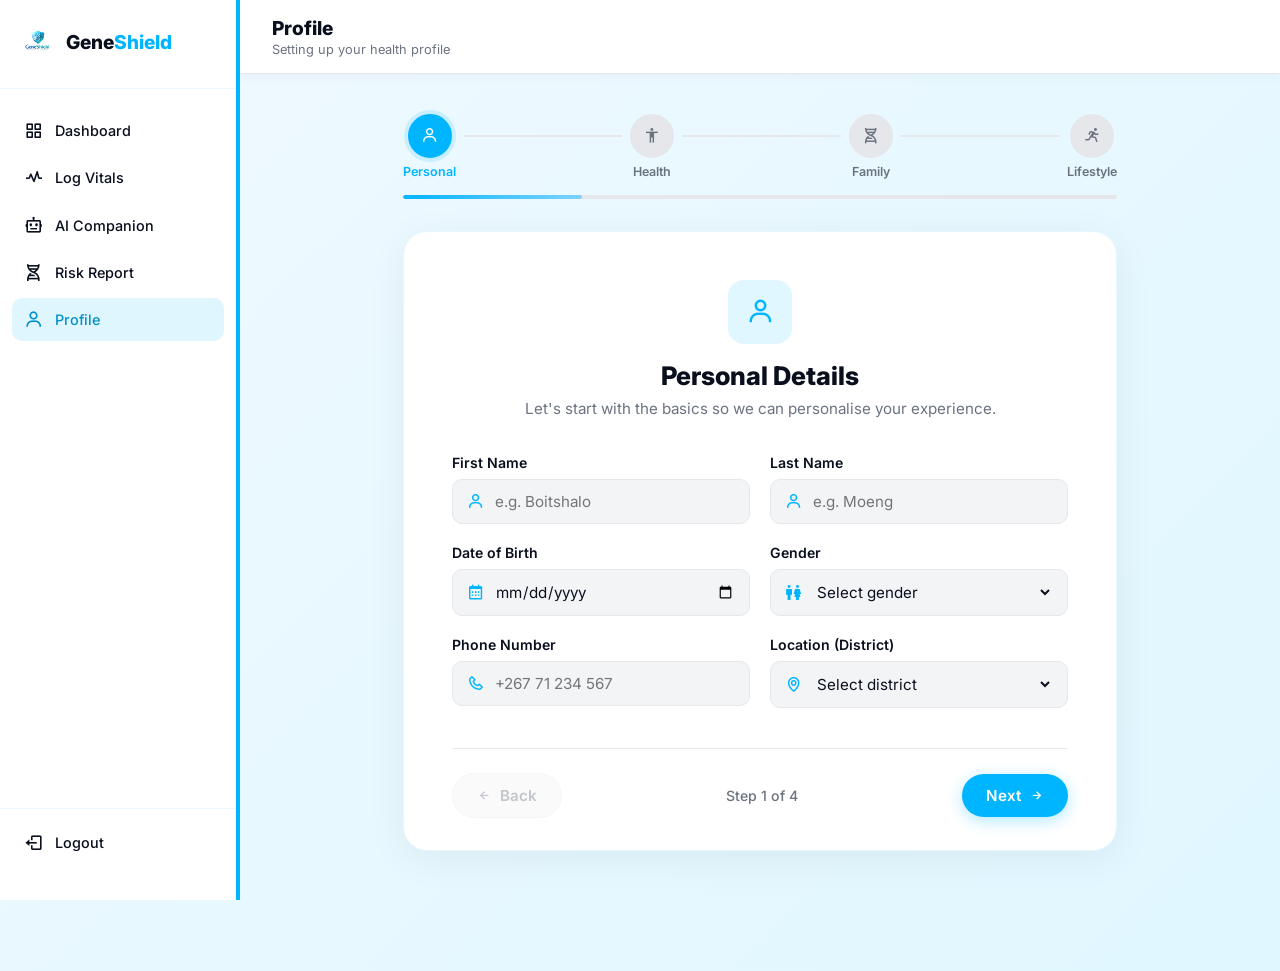
<file: onboarding.html>
<!DOCTYPE html>
<html lang="en">
<head>
  <meta charset="UTF-8" />
  <meta name="viewport" content="width=device-width, initial-scale=1.0" />
  <title>GeneShield | Setup Your Profile</title>
  <link rel="stylesheet" href="css/dashboard.css" />
  <link rel="stylesheet" href="css/onboarding.css" />
  <link href="https://fonts.googleapis.com/css2?family=Inter:wght@300;400;500;600;700;800;900&display=swap" rel="stylesheet" />
  <link href="https://unpkg.com/boxicons@2.1.4/css/boxicons.min.css" rel="stylesheet" />
</head>
<body>

  <aside class="sidebar" id="sidebar">
    <div class="sidebar-brand">
      <img src="logo GeneSheild" alt="GeneShield" style="height:36px;width:36px;border-radius:50%;object-fit:cover;">
      <span class="brand-name">Gene<span class="brand-accent">Shield</span></span>
    </div>
    <nav class="sidebar-nav">
      <a href="dashboard.html" class="nav-item"><i class='bx bx-grid-alt'></i><span>Dashboard</span></a>
      <a href="vitals.html" class="nav-item"><i class='bx bx-pulse'></i><span>Log Vitals</span></a>
      <a href="chat.html" class="nav-item"><i class='bx bx-bot'></i><span>AI Companion</span></a>
      <a href="#" class="nav-item"><i class='bx bx-dna'></i><span>Risk Report</span></a>
      <a href="#" class="nav-item active"><i class='bx bx-user'></i><span>Profile</span></a>
    </nav>
    <div class="sidebar-footer">
      <a href="#" class="nav-item logout" id="logoutBtn"><i class='bx bx-log-out'></i><span>Logout</span></a>
    </div>
  </aside>

  <main class="main-content">
    <header class="topbar">
      <div class="topbar-left">
        <button class="menu-toggle" id="menuToggle"><i class='bx bx-menu'></i></button>
        <div><h1 class="page-title">Profile</h1><p class="page-sub">Setting up your health profile</p></div>
      </div>
    </header>

    <div class="ob-main">

    <div class="progress-wrap">
      <div class="progress-steps">
        <div class="prog-step active" data-step="1">
          <div class="prog-circle"><i class='bx bx-user'></i></div>
          <span>Personal</span>
        </div>
        <div class="prog-line"></div>
        <div class="prog-step" data-step="2">
          <div class="prog-circle"><i class='bx bx-body'></i></div>
          <span>Health</span>
        </div>
        <div class="prog-line"></div>
        <div class="prog-step" data-step="3">
          <div class="prog-circle"><i class='bx bx-dna'></i></div>
          <span>Family</span>
        </div>
        <div class="prog-line"></div>
        <div class="prog-step" data-step="4">
          <div class="prog-circle"><i class='bx bx-run'></i></div>
          <span>Lifestyle</span>
        </div>
      </div>
      <div class="progress-bar-track">
        <div class="progress-bar-fill" id="progressFill"></div>
      </div>
    </div>

    <div class="ob-card">

      <!-- STEP 1: PERSONAL -->
      <div class="ob-step active" id="step-1">
        <div class="step-header">
          <div class="step-icon-wrap"><i class='bx bx-user'></i></div>
          <h2>Personal Details</h2>
          <p>Let's start with the basics so we can personalise your experience.</p>
        </div>
        <div class="form-grid">
          <div class="form-group">
            <label>First Name</label>
            <div class="input-wrap"><i class='bx bx-user'></i><input type="text" id="firstName" placeholder="e.g. Boitshalo" /></div>
          </div>
          <div class="form-group">
            <label>Last Name</label>
            <div class="input-wrap"><i class='bx bx-user'></i><input type="text" id="lastName" placeholder="e.g. Moeng" /></div>
          </div>
          <div class="form-group">
            <label>Date of Birth</label>
            <div class="input-wrap"><i class='bx bx-calendar'></i><input type="date" id="dob" /></div>
          </div>
          <div class="form-group">
            <label>Gender</label>
            <div class="input-wrap">
              <i class='bx bx-male-female'></i>
              <select id="gender">
                <option value="">Select gender</option>
                <option>Male</option><option>Female</option><option>Prefer not to say</option>
              </select>
            </div>
          </div>
          <div class="form-group">
            <label>Phone Number</label>
            <div class="input-wrap"><i class='bx bx-phone'></i><input type="tel" id="phone" placeholder="+267 71 234 567" /></div>
          </div>
          <div class="form-group">
            <label>Location (District)</label>
            <div class="input-wrap">
              <i class='bx bx-map'></i>
              <select id="district">
                <option value="">Select district</option>
                <option>Gaborone</option><option>Francistown</option><option>Maun</option>
                <option>Serowe</option><option>Palapye</option><option>Lobatse</option>
                <option>Kasane</option><option>Other</option>
              </select>
            </div>
          </div>
        </div>
      </div>

      <!-- STEP 2: HEALTH -->
      <div class="ob-step" id="step-2">
        <div class="step-header">
          <div class="step-icon-wrap"><i class='bx bx-body'></i></div>
          <h2>Your Current Health</h2>
          <p>Tell us about your current physical condition and any existing diagnoses.</p>
        </div>
        <div class="form-grid">
          <div class="form-group">
            <label>Height (cm)</label>
            <div class="input-wrap"><i class='bx bx-ruler'></i><input type="number" id="height" placeholder="e.g. 172" min="100" max="250" /></div>
          </div>
          <div class="form-group">
            <label>Weight (kg)</label>
            <div class="input-wrap"><i class='bx bx-dumbbell'></i><input type="number" id="weight" placeholder="e.g. 75" min="30" max="300" /></div>
          </div>
          <div class="form-group full-width">
            <label>Blood Type</label>
            <div class="input-wrap">
              <i class='bx bx-droplet'></i>
              <select id="bloodType">
                <option value="">Select blood type</option>
                <option>A+</option><option>A-</option><option>B+</option><option>B-</option>
                <option>AB+</option><option>AB-</option><option>O+</option><option>O-</option><option>Unknown</option>
              </select>
            </div>
          </div>
        </div>
        <div class="form-group full-width mt-16">
          <label>Do you currently have any of these conditions? <span class="label-hint">(Select all that apply)</span></label>
          <div class="checkbox-grid" id="conditionsGrid">
            <label class="check-item"><input type="checkbox" value="breast_cancer" /><i class='bx bx-ribbon'></i> Breast Cancer</label>
            <label class="check-item"><input type="checkbox" value="cervical_cancer" /><i class='bx bx-female'></i> Cervical Cancer</label>
            <label class="check-item"><input type="checkbox" value="colorectal_cancer" /><i class='bx bx-dna'></i> Colorectal Cancer</label>
            <label class="check-item"><input type="checkbox" value="prostate_cancer" /><i class='bx bx-male'></i> Prostate Cancer</label>
            <label class="check-item"><input type="checkbox" value="skin_cancer" /><i class='bx bx-sun'></i> Skin Cancer</label>
            <label class="check-item"><input type="checkbox" value="lung_cancer" /><i class='bx bx-wind'></i> Lung Cancer</label>
            <label class="check-item"><input type="checkbox" value="other_cancer" /><i class='bx bx-plus-medical'></i> Other Cancer</label>
            <label class="check-item"><input type="checkbox" value="none" id="noneCheck" /><i class='bx bx-check-circle'></i> None</label>
          </div>
        </div>
        <div class="form-group full-width mt-16">
          <label>Any current medications?</label>
          <div class="input-wrap"><i class='bx bx-capsule'></i><input type="text" id="medications" placeholder="e.g. Metformin, Lisinopril (or leave blank)" /></div>
        </div>
      </div>

      <!-- STEP 3: FAMILY HISTORY -->
      <div class="ob-step" id="step-3">
        <div class="step-header">
          <div class="step-icon-wrap"><i class='bx bx-dna'></i></div>
          <h2>Family Cancer History</h2>
          <p>This is the heart of GeneShield. Your family's cancer diagnoses directly shape your hereditary risk score.</p>
        </div>
        <div class="family-section">
          <div class="family-member-label"><i class='bx bx-male'></i> Father's Side</div>
          <div class="checkbox-grid">
            <label class="check-item"><input type="checkbox" name="father" value="breast_cancer" /><i class='bx bx-ribbon'></i> Breast Cancer</label>
            <label class="check-item"><input type="checkbox" name="father" value="colorectal_cancer" /><i class='bx bx-dna'></i> Colorectal Cancer</label>
            <label class="check-item"><input type="checkbox" name="father" value="prostate_cancer" /><i class='bx bx-male'></i> Prostate Cancer</label>
            <label class="check-item"><input type="checkbox" name="father" value="lung_cancer" /><i class='bx bx-wind'></i> Lung Cancer</label>
            <label class="check-item"><input type="checkbox" name="father" value="skin_cancer" /><i class='bx bx-sun'></i> Skin Cancer</label>
            <label class="check-item"><input type="checkbox" name="father" value="stomach_cancer" /><i class='bx bx-body'></i> Stomach Cancer</label>
            <label class="check-item"><input type="checkbox" name="father" value="other_cancer" /><i class='bx bx-plus-medical'></i> Other Cancer</label>
            <label class="check-item"><input type="checkbox" name="father" value="unknown" /><i class='bx bx-question-mark'></i> Unknown</label>
          </div>
        </div>
        <div class="family-section">
          <div class="family-member-label"><i class='bx bx-female'></i> Mother's Side</div>
          <div class="checkbox-grid">
            <label class="check-item"><input type="checkbox" name="mother" value="breast_cancer" /><i class='bx bx-ribbon'></i> Breast Cancer</label>
            <label class="check-item"><input type="checkbox" name="mother" value="cervical_cancer" /><i class='bx bx-female'></i> Cervical Cancer</label>
            <label class="check-item"><input type="checkbox" name="mother" value="colorectal_cancer" /><i class='bx bx-dna'></i> Colorectal Cancer</label>
            <label class="check-item"><input type="checkbox" name="mother" value="ovarian_cancer" /><i class='bx bx-plus-medical'></i> Ovarian Cancer</label>
            <label class="check-item"><input type="checkbox" name="mother" value="lung_cancer" /><i class='bx bx-wind'></i> Lung Cancer</label>
            <label class="check-item"><input type="checkbox" name="mother" value="skin_cancer" /><i class='bx bx-sun'></i> Skin Cancer</label>
            <label class="check-item"><input type="checkbox" name="mother" value="other_cancer" /><i class='bx bx-plus-medical'></i> Other Cancer</label>
            <label class="check-item"><input type="checkbox" name="mother" value="unknown" /><i class='bx bx-question-mark'></i> Unknown</label>
          </div>
        </div>
        <div class="family-section">
          <div class="family-member-label"><i class='bx bx-group'></i> Grandparents (any side)</div>
          <div class="checkbox-grid">
            <label class="check-item"><input type="checkbox" name="grand" value="breast_cancer" /><i class='bx bx-ribbon'></i> Breast Cancer</label>
            <label class="check-item"><input type="checkbox" name="grand" value="cervical_cancer" /><i class='bx bx-female'></i> Cervical Cancer</label>
            <label class="check-item"><input type="checkbox" name="grand" value="colorectal_cancer" /><i class='bx bx-dna'></i> Colorectal Cancer</label>
            <label class="check-item"><input type="checkbox" name="grand" value="prostate_cancer" /><i class='bx bx-male'></i> Prostate Cancer</label>
            <label class="check-item"><input type="checkbox" name="grand" value="ovarian_cancer" /><i class='bx bx-plus-medical'></i> Ovarian Cancer</label>
            <label class="check-item"><input type="checkbox" name="grand" value="lung_cancer" /><i class='bx bx-wind'></i> Lung Cancer</label>
            <label class="check-item"><input type="checkbox" name="grand" value="other_cancer" /><i class='bx bx-plus-medical'></i> Other Cancer</label>
            <label class="check-item"><input type="checkbox" name="grand" value="unknown" /><i class='bx bx-question-mark'></i> Unknown</label>
          </div>
        </div>
        <div class="info-banner">
          <i class='bx bx-lock-alt'></i>
          <p>Your family health data is encrypted and never shared. It is used solely to generate your personal risk score.</p>
        </div>
      </div>

      <!-- STEP 4: LIFESTYLE -->
      <div class="ob-step" id="step-4">
        <div class="step-header">
          <div class="step-icon-wrap"><i class='bx bx-run'></i></div>
          <h2>Your Lifestyle</h2>
          <p>Lifestyle factors are key risk amplifiers. Be honest — this is for your benefit.</p>
        </div>
        <div class="form-group full-width">
          <label>How often do you exercise?</label>
          <div class="option-cards" id="exerciseOptions">
            <div class="option-card" data-value="never"><i class='bx bx-x-circle'></i><span>Never</span></div>
            <div class="option-card" data-value="rarely"><i class='bx bx-time'></i><span>Rarely</span></div>
            <div class="option-card" data-value="sometimes"><i class='bx bx-walk'></i><span>1-2x / week</span></div>
            <div class="option-card" data-value="regularly"><i class='bx bx-run'></i><span>3-4x / week</span></div>
            <div class="option-card" data-value="daily"><i class='bx bx-cycling'></i><span>Daily</span></div>
          </div>
        </div>
        <div class="form-group full-width mt-24">
          <label>How would you describe your diet?</label>
          <div class="option-cards" id="dietOptions">
            <div class="option-card" data-value="poor"><i class='bx bx-fast-food'></i><span>Mostly fast food</span></div>
            <div class="option-card" data-value="average"><i class='bx bx-bowl-rice'></i><span>Average / mixed</span></div>
            <div class="option-card" data-value="good"><i class='bx bx-leaf'></i><span>Fairly healthy</span></div>
            <div class="option-card" data-value="excellent"><i class='bx bx-heart'></i><span>Very healthy</span></div>
          </div>
        </div>
        <div class="form-row mt-24">
          <div class="form-group">
            <label>Do you smoke?</label>
            <div class="toggle-options" id="smokeOptions">
              <div class="toggle-opt" data-value="no">No</div>
              <div class="toggle-opt" data-value="occasionally">Occasionally</div>
              <div class="toggle-opt" data-value="yes">Yes</div>
            </div>
          </div>
          <div class="form-group">
            <label>Do you drink alcohol?</label>
            <div class="toggle-options" id="alcoholOptions">
              <div class="toggle-opt" data-value="no">No</div>
              <div class="toggle-opt" data-value="occasionally">Occasionally</div>
              <div class="toggle-opt" data-value="yes">Regularly</div>
            </div>
          </div>
        </div>
        <div class="form-group full-width mt-24">
          <label>Average sleep per night</label>
          <div class="option-cards" id="sleepOptions">
            <div class="option-card" data-value="lt5"><i class='bx bx-moon'></i><span>Less than 5hrs</span></div>
            <div class="option-card" data-value="5-6"><i class='bx bx-moon'></i><span>5-6 hrs</span></div>
            <div class="option-card" data-value="7-8"><i class='bx bx-moon'></i><span>7-8 hrs</span></div>
            <div class="option-card" data-value="gt8"><i class='bx bx-moon'></i><span>More than 8hrs</span></div>
          </div>
        </div>
        <div class="success-banner mt-24">
          <i class='bx bx-check-circle'></i>
          <div>
            <strong>You're almost done!</strong>
            <p>After submitting, GeneShield will generate your personalised hereditary cancer risk score and screening plan.</p>
          </div>
        </div>
      </div>

      <div class="ob-nav">
        <button class="btn-back" id="backBtn" onclick="changeStep(-1)"><i class='bx bx-left-arrow-alt'></i> Back</button>
        <div class="step-counter" id="stepCounter">Step 1 of 4</div>
        <button class="btn-next" id="nextBtn" onclick="changeStep(1)">Next <i class='bx bx-right-arrow-alt'></i></button>
      </div>

    </div> <!-- end ob-card -->
    </div> <!-- end .ob-main -->
  </main>

  <script src="js/api.js"></script>
  <script src="js/onboarding.js"></script>
  <script>
    document.addEventListener('DOMContentLoaded', async () => {
      const logoutBtn = document.getElementById('logoutBtn');
      if (logoutBtn) {
        logoutBtn.addEventListener('click', async (e) => {
          e.preventDefault();
          try { await signOut(); } catch { window.location.href = 'login.html'; }
        });
      }
    });
  </script>
</body>
</html>
</file>
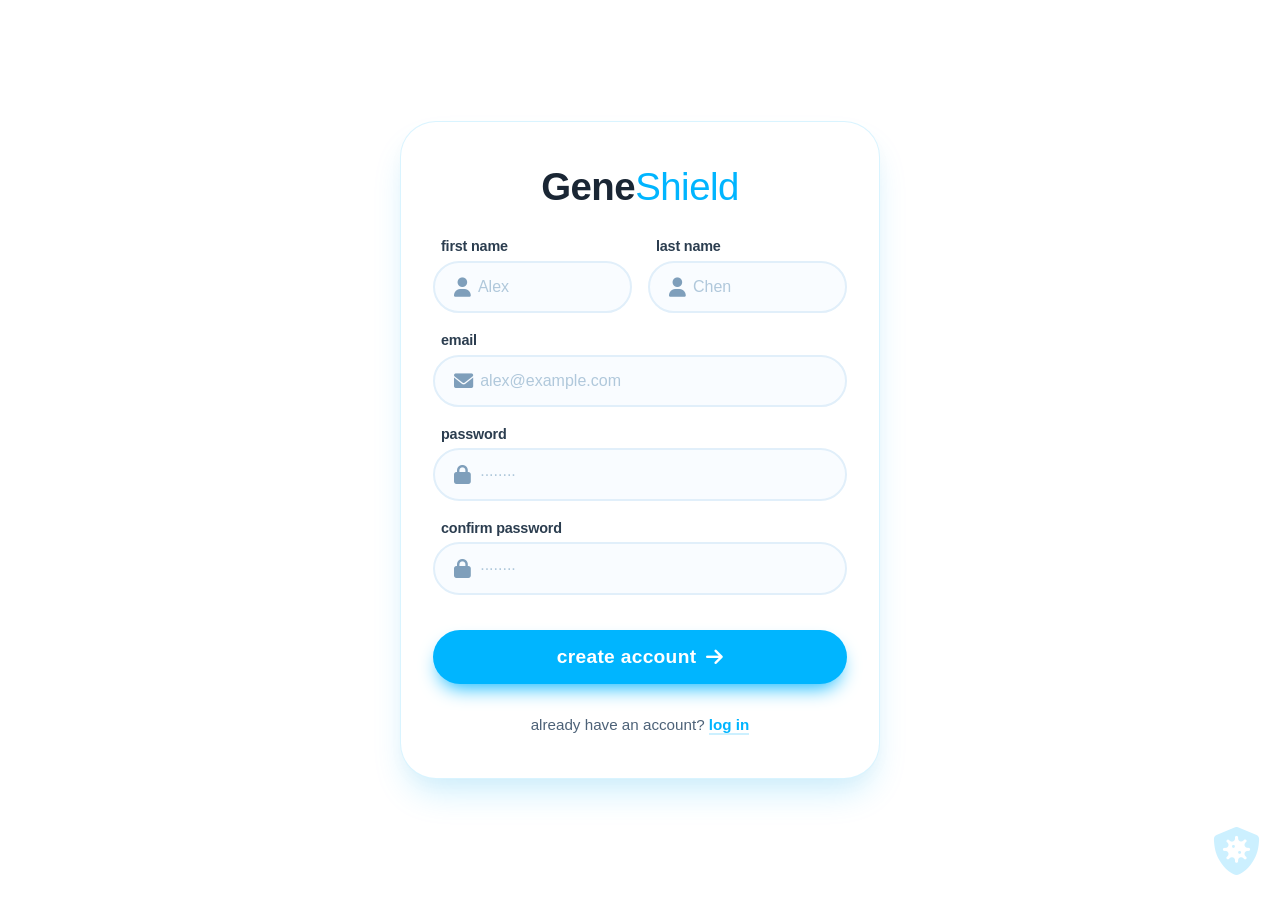
<file: sign_up.html>
<!DOCTYPE html>
<html lang="en">
<head>
  <meta charset="UTF-8">
  <meta name="viewport" content="width=device-width, initial-scale=1.0">
  <title>GeneShiled · sign up</title>
  <!-- Font Awesome 6 (free) for icons -->
  <link rel="stylesheet" href="https://cdnjs.cloudflare.com/ajax/libs/font-awesome/6.0.0-beta3/css/all.min.css">
  <style>
    * {
      margin: 0;
      padding: 0;
      box-sizing: border-box;
    }

    body {
      background-color: #ffffff;        /* white base */
      font-family: 'Inter', -apple-system, BlinkMacSystemFont, 'Segoe UI', Roboto, Helvetica, Arial, sans-serif;
      min-height: 100vh;
      display: flex;
      align-items: center;
      justify-content: center;
      padding: 1.5rem;
    }

    /* simple card – white with #00b5ff accents (identical to login) */
    .signup-container {
      background: white;
      width: 100%;
      max-width: 480px;                  /* slightly wider for more fields */
      padding: 2.5rem 2rem 2.8rem 2rem;
      border-radius: 36px;
      box-shadow: 0 20px 35px -8px rgba(0, 181, 255, 0.2),    /* #00b5ff shadow */
                  0 8px 18px rgba(0,0,0,0.02);
      border: 1px solid rgba(0, 181, 255, 0.15);
      text-align: center;
      transition: transform 0.2s ease;
    }

    .signup-container:hover {
      transform: scale(1.01);
      box-shadow: 0 28px 40px -12px rgba(0, 181, 255, 0.3);
    }

    /* GeneShiled branding — #00b5ff used everywhere (same as login) */
    .logo {
      margin-bottom: 1.8rem;
    }

    .logo i {
      font-size: 3.8rem;
      color: #00b5ff;                /* primary blue */
      filter: drop-shadow(0 6px 10px rgba(0, 181, 255, 0.2));
    }

    .logo h1 {
      font-size: 2.4rem;
      font-weight: 600;
      letter-spacing: -0.5px;
      color: #1a2634;
      margin-top: 0.2rem;
    }

    .logo span {
      color: #00b5ff;                /* blue accent */
      font-weight: 500;
    }

    .sub-head {
      color: #4a5b6b;
      font-size: 0.95rem;
      margin-bottom: 2rem;
      display: flex;
      align-items: center;
      justify-content: center;
      gap: 8px;
      background: #f2f9ff;           /* very light blue tint */
      padding: 0.5rem 1.2rem;
      border-radius: 60px;
      width: fit-content;
      margin-left: auto;
      margin-right: auto;
      border: 1px solid rgba(0, 181, 255, 0.2);
    }

    .sub-head i {
      color: #00b5ff;
    }

    /* form */
    .signup-form {
      display: flex;
      flex-direction: column;
      gap: 1.2rem;                    /* slightly tighter for many fields */
      margin-top: 1.5rem;
    }

    .input-group {
      text-align: left;
    }

    .input-group label {
      display: block;
      font-size: 0.9rem;
      font-weight: 600;
      margin-bottom: 0.4rem;
      margin-left: 0.5rem;
      color: #2b3d4f;
      letter-spacing: -0.2px;
    }

    .input-wrapper {
      display: flex;
      align-items: center;
      background: #f9fcff;
      border: 2px solid #e1effa;
      border-radius: 60px;
      padding: 0.75rem 1.2rem;
      transition: all 0.15s ease;
    }

    .input-wrapper:focus-within {
      border-color: #00b5ff;               /* blue focus */
      background: #ffffff;
      box-shadow: 0 0 0 4px rgba(0, 181, 255, 0.15);
    }

    .input-wrapper:focus-within i {
      color: #00b5ff;                       /* icon turns blue */
    }

    .input-wrapper i {
      color: #7f9fbb;
      font-size: 1.2rem;
      width: 28px;
      transition: color 0.15s;
    }

    .input-wrapper input {
      border: none;
      background: transparent;
      width: 100%;
      font-size: 1rem;
      padding: 0.2rem 0;
      outline: none;
      color: #1f2c38;
    }

    .input-wrapper input::placeholder {
      color: #b0c8db;
      font-weight: 300;
    }

    /* name row - two fields inline */
    .name-row {
      display: flex;
      gap: 1rem;
      justify-content: space-between;
    }

    .name-row .input-group {
      flex: 1;
    }


    /* primary button — filled #00b5ff (identical to login) */
    .signup-btn {
      background: #00b5ff;
      border: none;
      border-radius: 60px;
      padding: 1rem 1.8rem;
      font-size: 1.2rem;
      font-weight: 600;
      color: white;
      letter-spacing: 0.3px;
      cursor: pointer;
      transition: all 0.2s ease;
      box-shadow: 0 10px 20px -7px #00b5ff;
      display: flex;
      align-items: center;
      justify-content: center;
      gap: 0.6rem;
      margin-top: 1rem;
    }

    .signup-btn:hover {
      background: #0099dd;
      transform: scale(1.02);
      box-shadow: 0 16px 24px -8px #00b5ff;
    }

    .signup-btn i {
      font-size: 1.2rem;
    }

    .login-text {
      margin-top: 2rem;
      color: #4d6278;
      font-size: 0.95rem;
    }

    .login-text a {
      color: #00b5ff;
      font-weight: 600;
      text-decoration: none;
      border-bottom: 2px solid rgba(0, 181, 255, 0.2);
    }

    .login-text a:hover {
      color: #007bb5;
      border-bottom-color: #00b5ff;
    }

    /* mobile tweak */
    @media (max-width: 480px) {
      .name-row {
        flex-direction: column;
        gap: 1.2rem;
      }
    }
  </style>
</head>
<body>
  <div class="signup-container">
    <!-- GeneShiled logo with #00b5ff (identical to login) -->
    <div class="logo">
      <h1>Gene<span>Shield</span></h1>
    </div>

    <!-- sign up form - matches login styling exactly -->
    <form class="signup-form" action="#" method="post">
      <!-- first & last name row (inline) -->
      <div class="name-row">
        <div class="input-group">
          <label for="firstname">first name</label>
          <div class="input-wrapper">
            <i class="fas fa-user"></i>
            <input type="text" id="firstname" placeholder="Alex" autocomplete="given-name">
          </div>
        </div>

        <div class="input-group">
          <label for="lastname">last name</label>
          <div class="input-wrapper">
            <i class="fas fa-user"></i>
            <input type="text" id="lastname" placeholder="Chen" autocomplete="family-name">
          </div>
        </div>
      </div>

      <!-- email -->
      <div class="input-group">
        <label for="email">email</label>
        <div class="input-wrapper">
          <i class="fas fa-envelope"></i>
          <input type="email" id="email" placeholder="alex@example.com" autocomplete="email">
        </div>
      </div>

      <!-- password -->
      <div class="input-group">
        <label for="password">password</label>
        <div class="input-wrapper">
          <i class="fas fa-lock"></i>
          <input type="password" id="password" placeholder="········" autocomplete="new-password">
        </div>
      </div>

      <!-- confirm password -->
      <div class="input-group">
        <label for="confirm-password">confirm password</label>
        <div class="input-wrapper">
          <i class="fas fa-lock"></i>
          <input type="password" id="confirm-password" placeholder="········" autocomplete="off">
        </div>
      </div>


      <button type="submit" class="signup-btn">
        <span>create account</span>
        <i class="fas fa-arrow-right"></i>
      </button>
    </form>

    <div class="login-text">
      already have an account? <a href="login.html">log in</a>
    </div>


  </div>

  <!-- subtle background element (same as login) -->
  <div style="position: fixed; bottom: 20px; right: 20px; opacity: 0.2; pointer-events: none; font-size: 3rem; color: #00b5ff;"> 
    <i class="fas fa-shield-virus"></i>
  </div>
</body>
</html>
</file>
<file: css/dashboard.css>
*, *::before, *::after { box-sizing: border-box; margin: 0; padding: 0; }
:root {
  --primary: #00b5ff; --primary-dark: #0090cc; --primary-light: #e0f7ff;
  --white: #ffffff; --dark: #0a0f1e; --gray: #6b7280; --gray-light: #f3f4f6;
  --border: #e5e7eb; --success: #10b981; --warning: #f59e0b; --danger: #ef4444;
  --sidebar-w: 240px; --font: 'Inter', sans-serif;
  --radius: 16px; --radius-sm: 10px; --shadow: 0 4px 24px rgba(0,0,0,0.06); --transition: all 0.3s ease;
}
html { scroll-behavior: smooth; }
body { font-family: var(--font); background: #f0f4f8; color: var(--dark); display: flex; min-height: 100vh; }
a { text-decoration: none; color: inherit; }

/* ── SIDEBAR ── */
.sidebar { width: var(--sidebar-w); background: var(--white); position: fixed; top: 0; left: 0; bottom: 0; display: flex; flex-direction: column; padding: 24px 0; z-index: 200; transition: var(--transition); border-right: 4px solid var(--primary); }
.sidebar-brand { display: flex; align-items: center; gap: 10px; padding: 0 20px 28px; border-bottom: 1px solid rgba(0,181,255,0.08); }
.brand-icon { width: 36px; height: 36px; background: var(--primary); border-radius: 8px; display: flex; align-items: center; justify-content: center; color: var(--white); font-size: 1.1rem; }
.brand-name { font-size: 1.2rem; font-weight: 800; color: var(--dark); }
.brand-accent { color: var(--primary); }
.sidebar-nav { flex: 1; padding: 20px 12px; display: flex; flex-direction: column; gap: 4px; }
.nav-item { display: flex; align-items: center; gap: 12px; padding: 12px; border-radius: var(--radius-sm); color: var(--dark); font-size: 0.9rem; font-weight: 500; transition: var(--transition); cursor: pointer; }
.nav-item:hover { background: var(--primary-light); color: var(--primary-dark); }
.nav-item.active { background: rgba(0,181,255,0.12); color: var(--primary-dark); }
.nav-item i { font-size: 1.2rem; }
.sidebar-footer { padding: 12px; border-top: 1px solid rgba(0,181,255,0.08); }
.nav-item.logout:hover { background: rgba(239,68,68,0.1); color: #ef4444; }

/* ── MAIN ── */
.main-content { margin-left: var(--sidebar-w); flex: 1; display: flex; flex-direction: column; min-height: 100vh; }
.topbar { background: var(--white); border-bottom: 1px solid var(--border); padding: 16px 32px; display: flex; align-items: center; justify-content: space-between; position: sticky; top: 0; z-index: 100; box-shadow: 0 2px 12px rgba(0,0,0,0.04); }
.topbar-left { display: flex; align-items: center; gap: 16px; }
.menu-toggle { background: none; border: none; cursor: pointer; color: var(--gray); font-size: 1.4rem; display: none; }
.page-title { font-size: 1.2rem; font-weight: 800; color: var(--dark); }
.page-sub { font-size: 0.8rem; color: var(--gray); margin-top: 2px; }
.topbar-right { display: flex; align-items: center; gap: 16px; }
.topbar-alert { position: relative; cursor: pointer; color: var(--gray); font-size: 1.3rem; }
.badge { position: absolute; top: -6px; right: -6px; background: var(--danger); color: var(--white); font-size: 0.65rem; font-weight: 700; width: 16px; height: 16px; border-radius: 50%; display: flex; align-items: center; justify-content: center; }
.topbar-chat-btn { display: inline-flex; align-items: center; gap: 6px; background: var(--primary); color: var(--white); padding: 8px 16px; border-radius: 50px; font-size: 0.85rem; font-weight: 600; transition: var(--transition); }
.topbar-chat-btn:hover { background: var(--primary-dark); transform: translateY(-1px); }
.topbar-avatar { width: 36px; height: 36px; background: var(--primary); border-radius: 50%; display: flex; align-items: center; justify-content: center; color: var(--white); font-weight: 700; font-size: 0.9rem; }

/* ── BODY ── */
.dashboard-body { padding: 28px 32px; display: flex; flex-direction: column; gap: 24px; }
.greeting-card { background: var(--white); border-radius: var(--radius); padding: 28px 32px; display: flex; align-items: center; justify-content: space-between; gap: 20px; border: 2px solid var(--primary); }
.greeting-text h2 { font-size: 1.3rem; font-weight: 800; color: var(--dark); margin-bottom: 6px; }
.greeting-text p { color: var(--gray); font-size: 0.9rem; }
.greeting-text strong { color: var(--primary); }
.btn-log { display: inline-flex; align-items: center; gap: 8px; background: var(--primary); color: var(--white); padding: 12px 22px; border-radius: 50px; font-size: 0.9rem; font-weight: 600; white-space: nowrap; transition: var(--transition); }
.btn-log:hover { background: var(--primary-dark); transform: translateY(-1px); }

/* ── SECTION ── */
.section-block { background: var(--white); border-radius: var(--radius); padding: 24px; box-shadow: var(--shadow); border: 1px solid rgba(0,0,0,0.04); }
.section-title-row { display: flex; align-items: center; justify-content: space-between; margin-bottom: 20px; }
.section-title { font-size: 1rem; font-weight: 700; color: var(--dark); }
.section-tag { background: var(--primary-light); color: var(--primary); font-size: 0.75rem; font-weight: 600; padding: 4px 12px; border-radius: 50px; }
.section-link { color: var(--primary); font-size: 0.85rem; font-weight: 600; display: flex; align-items: center; gap: 4px; transition: var(--transition); }
.section-link:hover { opacity: 0.75; }

/* ── RISK GRID ── */
.risk-grid { display: grid; grid-template-columns: repeat(4,1fr); gap: 16px; }
.risk-score-card { background: var(--gray-light); border-radius: var(--radius-sm); padding: 20px; border: 1.5px solid var(--border); transition: var(--transition); }
.risk-score-card:hover { transform: translateY(-3px); box-shadow: var(--shadow); }
.rsc-header { display: flex; align-items: center; justify-content: space-between; margin-bottom: 14px; }
.rsc-icon { width: 36px; height: 36px; border-radius: 8px; display: flex; align-items: center; justify-content: center; font-size: 1.1rem; }
.risk-score-card.low .rsc-icon { background: rgba(16,185,129,0.1); color: var(--success); }
.risk-score-card.moderate .rsc-icon { background: rgba(245,158,11,0.1); color: var(--warning); }
.risk-score-card.high .rsc-icon { background: rgba(239,68,68,0.1); color: var(--danger); }
.rsc-badge { font-size: 0.72rem; font-weight: 700; padding: 3px 10px; border-radius: 50px; }
.rsc-badge.low { background: rgba(16,185,129,0.1); color: var(--success); }
.rsc-badge.moderate { background: rgba(245,158,11,0.1); color: var(--warning); }
.rsc-badge.high { background: rgba(239,68,68,0.1); color: var(--danger); }
.risk-score-card h4 { font-size: 0.9rem; font-weight: 700; color: var(--dark); margin-bottom: 12px; }
.rsc-gauge { height: 6px; background: var(--border); border-radius: 3px; overflow: hidden; margin-bottom: 10px; }
.risk-score-card.low .gauge-fill { background: var(--success); }
.risk-score-card.moderate .gauge-fill { background: var(--warning); }
.risk-score-card.high .gauge-fill { background: var(--danger); }
.gauge-fill { height: 100%; border-radius: 3px; transition: width 1.5s ease; }
.rsc-stats { display: flex; align-items: baseline; gap: 8px; margin-bottom: 10px; }
.rsc-percent { font-size: 1.5rem; font-weight: 900; color: var(--dark); }
.rsc-note { font-size: 0.75rem; color: var(--gray); }
.rsc-tip { font-size: 0.78rem; color: var(--gray); line-height: 1.5; }

/* ── VITALS ── */
.vitals-list { display: flex; flex-direction: column; gap: 12px; margin-bottom: 16px; }
.vital-row { display: flex; align-items: center; gap: 12px; padding: 12px; background: var(--gray-light); border-radius: var(--radius-sm); border: 1px solid var(--border); transition: var(--transition); }
.vital-row:hover { border-color: var(--primary); }
.vital-icon { width: 36px; height: 36px; border-radius: 8px; display: flex; align-items: center; justify-content: center; font-size: 1rem; flex-shrink: 0; }
.vital-icon.bp { background: rgba(239,68,68,0.1); color: var(--danger); }
.vital-icon.glucose { background: rgba(245,158,11,0.1); color: var(--warning); }
.vital-icon.weight { background: rgba(0,181,255,0.1); color: var(--primary); }
.vital-icon.hr { background: rgba(16,185,129,0.1); color: var(--success); }
.vital-info { flex: 1; }
.vital-name { display: block; font-size: 0.85rem; font-weight: 600; color: var(--dark); }
.vital-date { font-size: 0.75rem; color: var(--gray); }
.vital-value { text-align: right; }
.vital-reading { display: block; font-size: 1rem; font-weight: 800; color: var(--dark); }
.vital-unit { font-size: 0.72rem; color: var(--gray); }
.vital-status { font-size: 0.72rem; font-weight: 700; padding: 3px 10px; border-radius: 50px; white-space: nowrap; }
.vital-status.ok { background: rgba(16,185,129,0.1); color: var(--success); }
.vital-status.warn { background: rgba(245,158,11,0.1); color: var(--warning); }
.log-vitals-btn { display: flex; align-items: center; justify-content: center; gap: 8px; background: var(--primary-light); color: var(--primary); padding: 10px; border-radius: var(--radius-sm); font-size: 0.88rem; font-weight: 600; transition: var(--transition); }
.log-vitals-btn:hover { background: var(--primary); color: var(--white); }

/* ── TIPS ── */
.tips-grid { display: grid; grid-template-columns: repeat(3,1fr); gap: 16px; }
.tip-card { display: flex; align-items: flex-start; gap: 12px; padding: 16px; border-radius: var(--radius-sm); border: 1px solid; }
.tip-card i { font-size: 1.3rem; flex-shrink: 0; margin-top: 2px; }
.tip-card strong { display: block; font-size: 0.88rem; margin-bottom: 4px; }
.tip-card p { font-size: 0.82rem; line-height: 1.5; }
.tip-card.red { background: rgba(239,68,68,0.04); border-color: rgba(239,68,68,0.15); }
.tip-card.red i, .tip-card.red strong { color: var(--danger); }
.tip-card.red p { color: #7f1d1d; }
.tip-card.yellow { background: rgba(245,158,11,0.04); border-color: rgba(245,158,11,0.15); }
.tip-card.yellow i, .tip-card.yellow strong { color: var(--warning); }
.tip-card.yellow p { color: #78350f; }
.tip-card.green { background: rgba(16,185,129,0.04); border-color: rgba(16,185,129,0.15); }
.tip-card.green i, .tip-card.green strong { color: var(--success); }
.tip-card.green p { color: #064e3b; }

/* ── LOADING PLACEHOLDER ── */
.risk-loading { text-align: center; padding: 40px; color: var(--gray); }
.risk-loading i { font-size: 2rem; color: var(--primary); animation: spin 1s linear infinite; display: block; margin-bottom: 12px; }
@keyframes spin { 0%{transform:rotate(0deg)} 100%{transform:rotate(360deg)} }

/* ── RESPONSIVE ── */
@media (max-width: 1100px) { .risk-grid { grid-template-columns: repeat(2,1fr); } .tips-grid { grid-template-columns: 1fr; } }
@media (max-width: 900px) { .sidebar { transform: translateX(-100%); } .sidebar.open { transform: translateX(0); } .main-content { margin-left: 0; } .menu-toggle { display: block; } .two-col { grid-template-columns: 1fr; } }
@media (max-width: 600px) { .dashboard-body { padding: 16px; } .topbar { padding: 14px 16px; } .risk-grid { grid-template-columns: 1fr; } .greeting-card { flex-direction: column; align-items: flex-start; } }
</file>
<file: css/onboarding.css>
*, *::before, *::after { box-sizing: border-box; margin: 0; padding: 0; }
:root {
  --primary: #00b5ff; --primary-dark: #0090cc; --primary-light: #e0f7ff;
  --white: #ffffff; --dark: #0a0f1e; --gray: #6b7280; --gray-light: #f3f4f6;
  --border: #e5e7eb; --font: 'Inter', sans-serif;
  --radius: 16px; --radius-sm: 10px; --transition: all 0.3s ease;
}
html { scroll-behavior: smooth; }
body { font-family: var(--font); background: linear-gradient(135deg,#f0f9ff 0%,#e0f7ff 100%); min-height: 100vh; color: var(--dark); }
a { text-decoration: none; color: inherit; }

.ob-header { display: flex; align-items: center; justify-content: space-between; padding: 20px 40px; background: var(--white); border-bottom: 1px solid var(--border); position: sticky; top: 0; z-index: 100; box-shadow: 0 2px 12px rgba(0,0,0,0.04); }
.ob-brand { display: flex; align-items: center; gap: 10px; }
.brand-icon { width: 36px; height: 36px; background: var(--primary); border-radius: 8px; display: flex; align-items: center; justify-content: center; color: var(--white); font-size: 1.1rem; }
.brand-name { font-size: 1.2rem; font-weight: 800; color: var(--dark); }
.brand-accent { color: var(--primary); }
.ob-step-label { color: var(--gray); font-size: 0.88rem; font-weight: 500; }

.ob-main { max-width: 780px; margin: 40px auto; padding: 0 24px 80px; }

.progress-wrap { margin-bottom: 32px; }
.progress-steps { display: flex; align-items: center; justify-content: center; margin-bottom: 16px; }
.prog-step { display: flex; flex-direction: column; align-items: center; gap: 6px; flex-shrink: 0; }
.prog-circle { width: 44px; height: 44px; border-radius: 50%; background: var(--border); display: flex; align-items: center; justify-content: center; color: var(--gray); font-size: 1.1rem; border: 2px solid var(--border); transition: var(--transition); }
.prog-step.active .prog-circle, .prog-step.done .prog-circle { background: var(--primary); border-color: var(--primary); color: var(--white); box-shadow: 0 0 0 4px rgba(0,181,255,0.15); }
.prog-step span { font-size: 0.78rem; font-weight: 600; color: var(--gray); transition: var(--transition); }
.prog-step.active span, .prog-step.done span { color: var(--primary); }
.prog-line { flex: 1; height: 2px; background: var(--border); margin: 0 8px; margin-bottom: 22px; transition: var(--transition); min-width: 40px; }
.prog-line.done { background: var(--primary); }
.progress-bar-track { height: 4px; background: var(--border); border-radius: 2px; overflow: hidden; }
.progress-bar-fill { height: 100%; background: linear-gradient(90deg,var(--primary),#7dd3fc); border-radius: 2px; transition: width 0.5s ease; width: 25%; }

.ob-card { background: var(--white); border-radius: 24px; padding: 48px 48px 32px; box-shadow: 0 8px 40px rgba(0,0,0,0.06); border: 1px solid rgba(0,181,255,0.1); }
.ob-step { display: none; }
.ob-step.active { display: block; animation: fadeIn 0.4s ease; }
@keyframes fadeIn { from{opacity:0;transform:translateX(20px)} to{opacity:1;transform:translateX(0)} }

.step-header { text-align: center; margin-bottom: 36px; }
.step-icon-wrap { width: 64px; height: 64px; background: var(--primary-light); border-radius: 16px; display: flex; align-items: center; justify-content: center; color: var(--primary); font-size: 1.8rem; margin: 0 auto 16px; }
.step-header h2 { font-size: 1.6rem; font-weight: 800; color: var(--dark); margin-bottom: 8px; }
.step-header p { color: var(--gray); font-size: 0.95rem; }

.form-grid { display: grid; grid-template-columns: 1fr 1fr; gap: 20px; }
.form-group { display: flex; flex-direction: column; gap: 8px; }
.form-group.full-width { grid-column: 1/-1; }
.form-group label { font-size: 0.88rem; font-weight: 600; color: var(--dark); }
.label-hint { color: var(--gray); font-weight: 400; }
.input-wrap { display: flex; align-items: center; gap: 10px; background: var(--gray-light); border: 1.5px solid var(--border); border-radius: var(--radius-sm); padding: 12px 14px; transition: var(--transition); }
.input-wrap:focus-within { border-color: var(--primary); background: var(--white); box-shadow: 0 0 0 3px rgba(0,181,255,0.1); }
.input-wrap i { color: var(--primary); font-size: 1.1rem; flex-shrink: 0; }
.input-wrap input, .input-wrap select { border: none; outline: none; background: transparent; font-family: var(--font); font-size: 0.95rem; color: var(--dark); width: 100%; }

.checkbox-grid { display: grid; grid-template-columns: repeat(4,1fr); gap: 10px; margin-top: 8px; }
.check-item { display: flex; align-items: center; gap: 8px; background: var(--gray-light); border: 1.5px solid var(--border); border-radius: var(--radius-sm); padding: 10px 12px; cursor: pointer; transition: var(--transition); font-size: 0.85rem; font-weight: 500; color: var(--dark); }
.check-item:hover { border-color: var(--primary); background: var(--primary-light); }
.check-item input { accent-color: var(--primary); width: 16px; height: 16px; cursor: pointer; }
.check-item i { color: var(--primary); font-size: 1rem; }

.family-section { margin-bottom: 28px; }
.family-member-label { display: flex; align-items: center; gap: 8px; font-size: 0.95rem; font-weight: 700; color: var(--dark); margin-bottom: 12px; padding-bottom: 8px; border-bottom: 2px solid var(--primary-light); }
.family-member-label i { color: var(--primary); font-size: 1.1rem; }

.option-cards { display: flex; gap: 12px; flex-wrap: wrap; margin-top: 8px; }
.option-card { flex: 1; min-width: 100px; display: flex; flex-direction: column; align-items: center; gap: 8px; padding: 16px 12px; background: var(--gray-light); border: 2px solid var(--border); border-radius: var(--radius-sm); cursor: pointer; transition: var(--transition); text-align: center; }
.option-card i { font-size: 1.4rem; color: var(--gray); transition: var(--transition); }
.option-card span { font-size: 0.8rem; font-weight: 600; color: var(--gray); transition: var(--transition); }
.option-card:hover, .option-card.selected { border-color: var(--primary); background: var(--primary-light); }
.option-card:hover i, .option-card.selected i, .option-card:hover span, .option-card.selected span { color: var(--primary); }

.toggle-options { display: flex; background: var(--gray-light); border: 1.5px solid var(--border); border-radius: var(--radius-sm); overflow: hidden; margin-top: 8px; }
.toggle-opt { flex: 1; text-align: center; padding: 10px; font-size: 0.85rem; font-weight: 600; color: var(--gray); cursor: pointer; transition: var(--transition); }
.toggle-opt:not(:last-child) { border-right: 1px solid var(--border); }
.toggle-opt:hover, .toggle-opt.selected { background: var(--primary); color: var(--white); }

.form-row { display: grid; grid-template-columns: 1fr 1fr; gap: 20px; }

.info-banner, .success-banner { display: flex; align-items: flex-start; gap: 12px; padding: 16px 20px; border-radius: var(--radius-sm); margin-top: 24px; }
.info-banner { background: rgba(0,181,255,0.06); border: 1px solid rgba(0,181,255,0.2); }
.info-banner i { color: var(--primary); font-size: 1.2rem; flex-shrink: 0; margin-top: 2px; }
.info-banner p { color: var(--gray); font-size: 0.88rem; line-height: 1.5; }
.success-banner { background: rgba(16,185,129,0.06); border: 1px solid rgba(16,185,129,0.2); }
.success-banner i { color: #10b981; font-size: 1.4rem; flex-shrink: 0; }
.success-banner strong { display: block; color: var(--dark); font-size: 0.95rem; margin-bottom: 4px; }
.success-banner p { color: var(--gray); font-size: 0.85rem; }

.ob-nav { display: flex; align-items: center; justify-content: space-between; margin-top: 40px; padding-top: 24px; border-top: 1px solid var(--border); }
.step-counter { color: var(--gray); font-size: 0.88rem; font-weight: 500; }
.btn-back, .btn-next { display: inline-flex; align-items: center; gap: 8px; padding: 12px 24px; border-radius: 50px; font-weight: 600; font-size: 0.95rem; cursor: pointer; transition: var(--transition); border: none; font-family: var(--font); }
.btn-back { background: var(--gray-light); color: var(--gray); border: 1.5px solid var(--border); }
.btn-back:hover { background: var(--border); color: var(--dark); }
.btn-back:disabled { opacity: 0.4; cursor: not-allowed; }
.btn-next { background: var(--primary); color: var(--white); box-shadow: 0 4px 16px rgba(0,181,255,0.3); }
.btn-next:hover { background: var(--primary-dark); transform: translateY(-1px); }

.mt-16 { margin-top: 16px; }
.mt-24 { margin-top: 24px; }

/* ── LOADING OVERLAY ── */
.ob-loading-overlay { position: fixed; inset: 0; background: linear-gradient(135deg,#00b5ff,#002a45); display: flex; flex-direction: column; align-items: center; justify-content: center; z-index: 9999; color: white; font-family: 'Inter', sans-serif; gap: 20px; }

@media (max-width: 600px) {
  .ob-card { padding: 28px 20px 24px; }
  .form-grid { grid-template-columns: 1fr; }
  .checkbox-grid { grid-template-columns: repeat(2,1fr); }
  .form-row { grid-template-columns: 1fr; }
  .ob-header { padding: 16px 20px; }
  .ob-step-label { display: none; }
}
</file>
